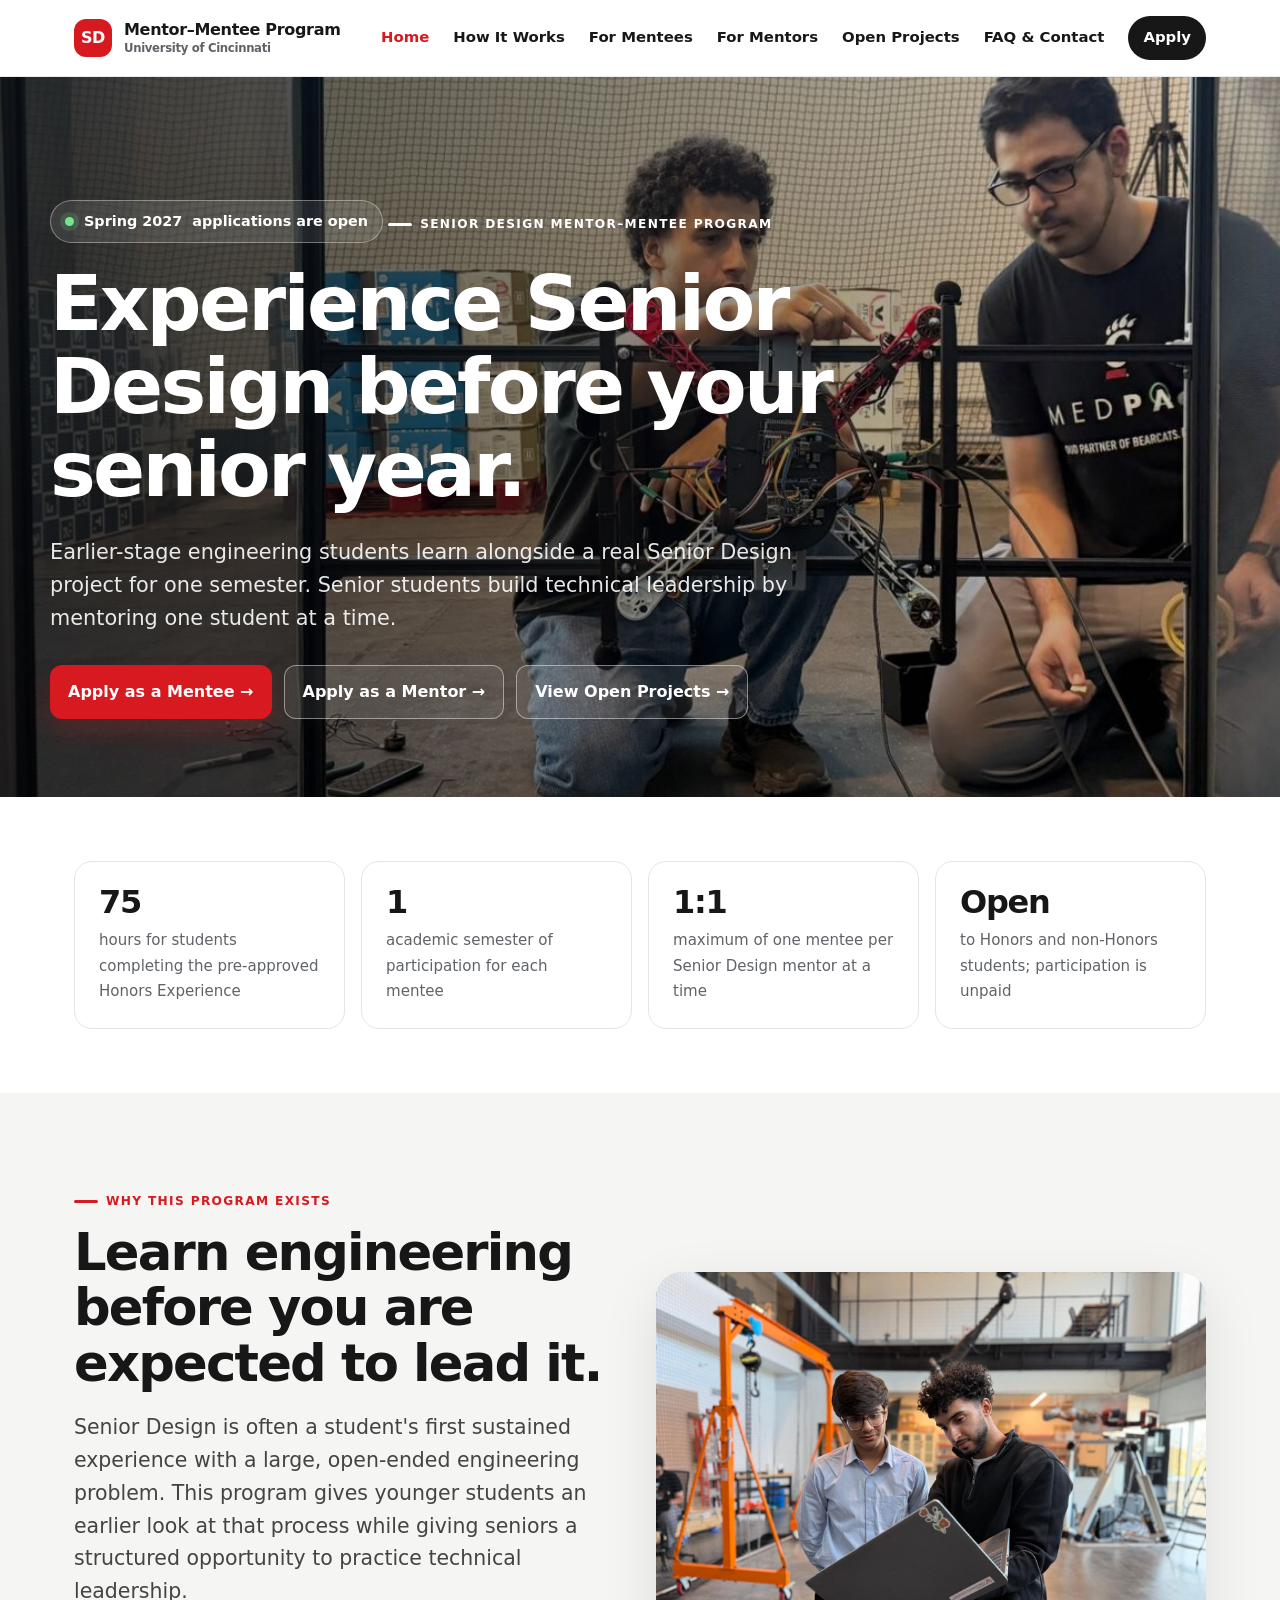
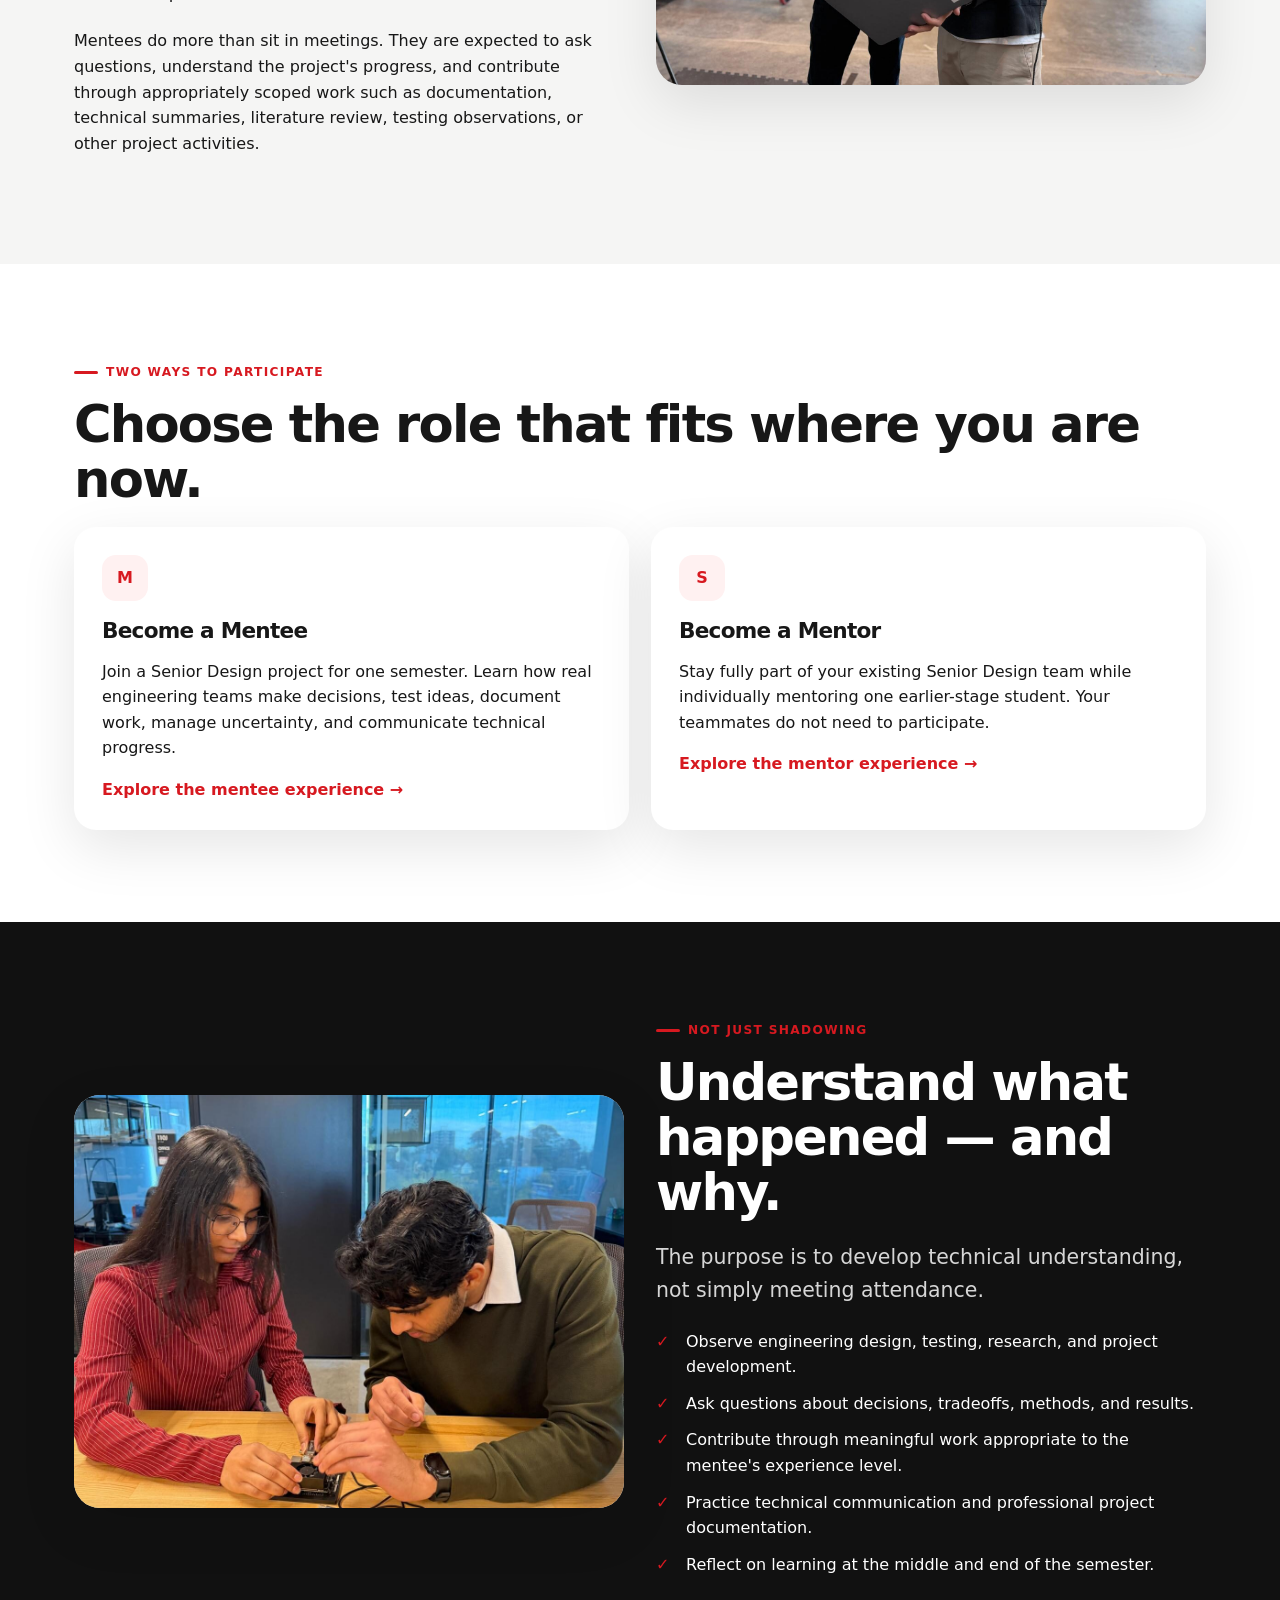
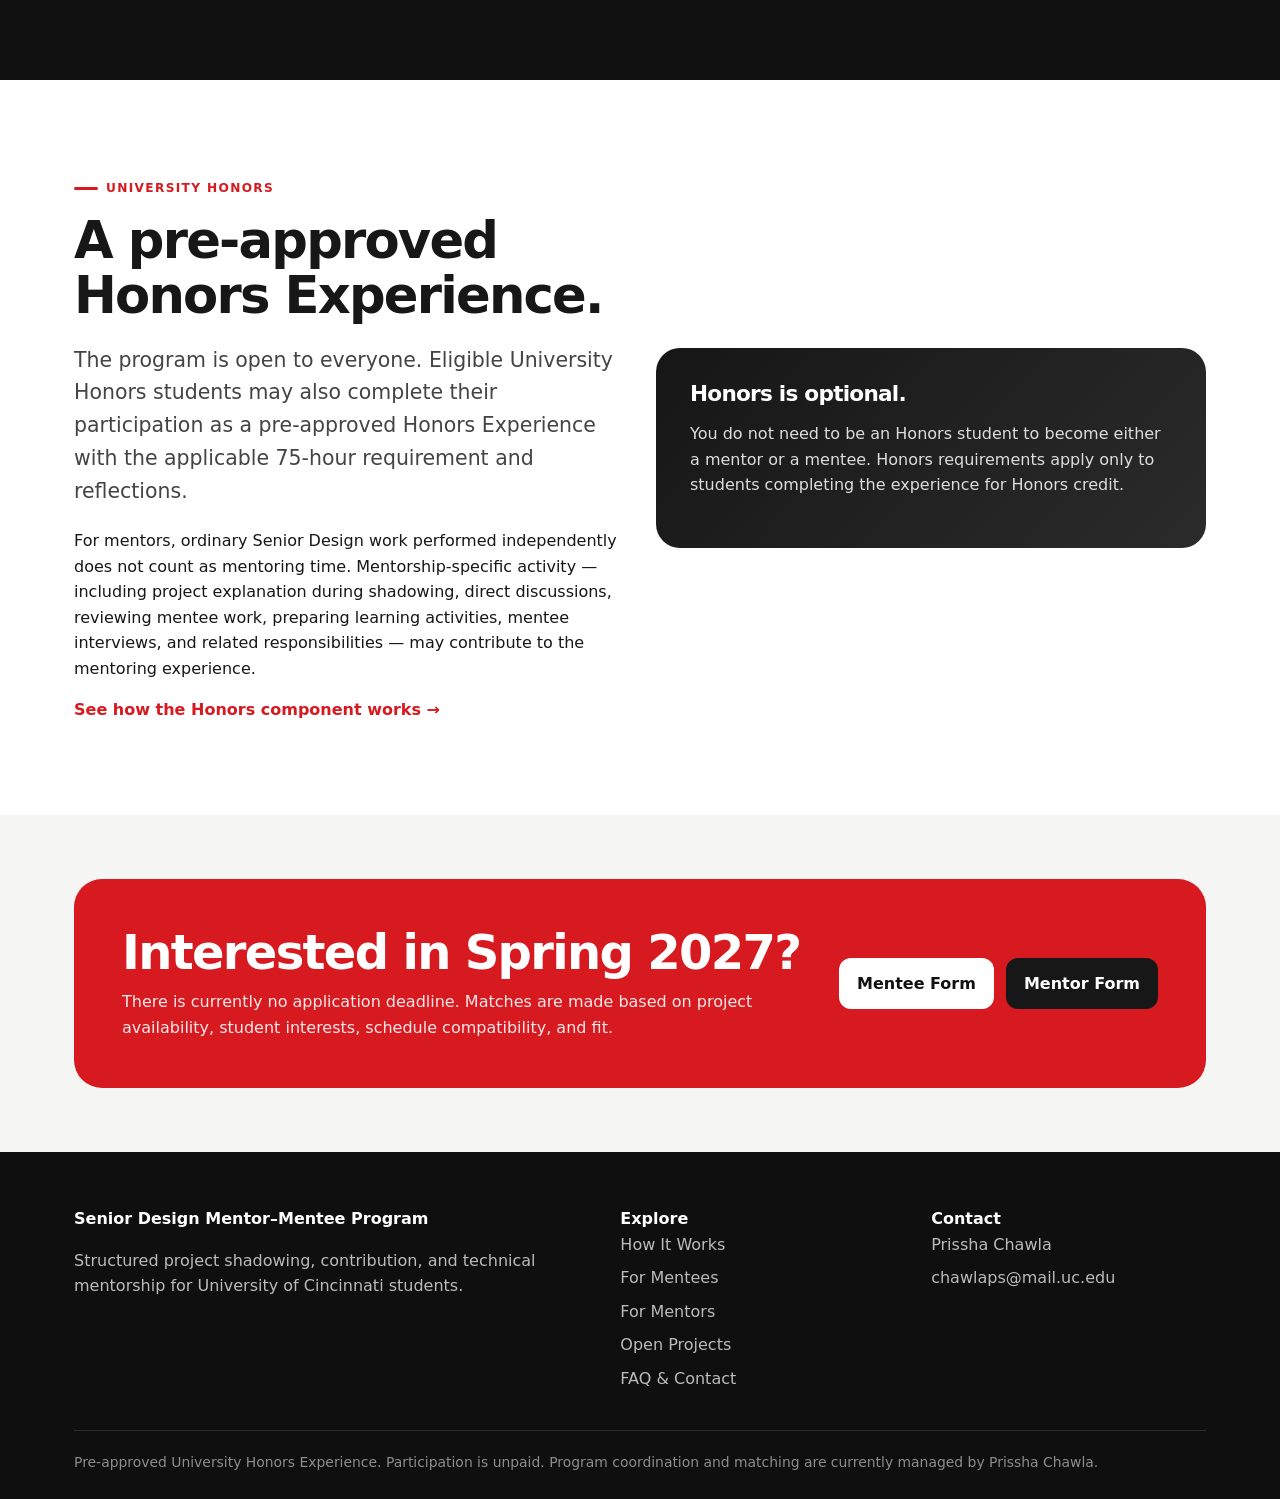
<file: index.html>
<!doctype html>
<html lang="en">
<head>
  <meta charset="utf-8">
  <meta name="viewport" content="width=device-width, initial-scale=1">
  <meta name="description" content="The Senior Design Mentor–Mentee Program connects UC Senior Design students with earlier-stage engineering students for structured project shadowing, technical learning, and mentorship.">
  <title>Senior Design Mentor–Mentee Program</title>
  <link rel="stylesheet" href="styles.css">
</head>
<body>
<a class="skip-link" href="#main">Skip to main content</a>
<header class="site-header">
  <nav class="nav" aria-label="Main navigation">
    <a class="brand" href="index.html"><span class="brand-mark">SD</span><span class="brand-text">Mentor–Mentee Program<small>University of Cincinnati</small></span></a>
    <button class="menu-toggle" aria-expanded="false" aria-label="Open navigation"><span></span><span></span><span></span></button>
    <div class="nav-links">
      <a href="index.html" aria-current="page">Home</a>
      <a href="how-it-works.html">How It Works</a>
      <a href="mentees.html">For Mentees</a>
      <a href="mentors.html">For Mentors</a>
      <a href="projects.html">Open Projects</a>
      <a href="faq.html">FAQ & Contact</a>
      <a class="nav-apply" href="#apply">Apply</a>
    </div>
  </nav>
</header>

<main id="main">
  <section class="hero">
    <div class="container hero-inner">
      <div class="hero-copy">
        <div class="hero-badge"><span class="dot"></span> <span data-current-term></span> applications are open</div>
        <div class="eyebrow">Senior Design Mentor–Mentee Program</div>
        <h1>Experience Senior Design before your senior year.</h1>
        <p>Earlier-stage engineering students learn alongside a real Senior Design project for one semester. Senior students build technical leadership by mentoring one student at a time.</p>
        <div class="actions">
          <a class="btn btn-red" href="https://docs.google.com/forms/d/e/1FAIpQLSeaDL1_m6nnUjzuZWZdE38dw7ysE2b__p_fqqSh8WmhNzjmwQ/viewform" target="_blank" rel="noopener">Apply as a Mentee →</a>
          <a class="btn btn-outline" href="https://docs.google.com/forms/d/e/1FAIpQLSeuy19LQfx4-hJ6bCBMN6NyptwGLtqVQPormRF3Ks0s4QULTA/viewform" target="_blank" rel="noopener">Apply as a Mentor →</a>
          <a class="btn btn-outline" href="projects.html">View Open Projects →</a>
        </div>
      </div>
    </div>
  </section>

  <section class="section-sm">
    <div class="container">
      <div class="stat-grid">
        <a class="stat stat-link" href="https://www.uc.edu/campus-life/honors/students/pre-approved/ceas.html" target="_blank" rel="noopener"><strong>75</strong><span>hours for students completing the pre-approved Honors Experience</span></a>
        <div class="stat"><strong>1</strong><span>academic semester of participation for each mentee</span></div>
        <div class="stat"><strong>1:1</strong><span>maximum of one mentee per Senior Design mentor at a time</span></div>
        <div class="stat"><strong>Open</strong><span>to Honors and non-Honors students; participation is unpaid</span></div>
      </div>
    </div>
  </section>

  <section class="section section-soft">
    <div class="container grid-2">
      <div>
        <div class="eyebrow">Why this program exists</div>
        <h2>Learn engineering before you are expected to lead it.</h2>
        <p class="lead">Senior Design is often a student's first sustained experience with a large, open-ended engineering problem. This program gives younger students an earlier look at that process while giving seniors a structured opportunity to practice technical leadership.</p>
        <p>Mentees do more than sit in meetings. They are expected to ask questions, understand the project's progress, and contribute through appropriately scoped work such as documentation, technical summaries, literature review, testing observations, or other project activities.</p>
      </div>
      <div class="photo-card photo-landscape"><img src="assets/mentor-mentee-laptop.jpg" alt="A mentor and mentee reviewing project work together on a laptop in the engineering lab"></div>
    </div>
  </section>

  <section class="section">
    <div class="container">
      <div class="eyebrow">Two ways to participate</div>
      <h2>Choose the role that fits where you are now.</h2>
      <div class="cards-2">
        <article class="card shadow">
          <div class="card-icon">M</div>
          <h3>Become a Mentee</h3>
          <p>Join a Senior Design project for one semester. Learn how real engineering teams make decisions, test ideas, document work, manage uncertainty, and communicate technical progress.</p>
          <a class="link-arrow" href="mentees.html">Explore the mentee experience →</a>
        </article>
        <article class="card shadow">
          <div class="card-icon">S</div>
          <h3>Become a Mentor</h3>
          <p>Stay fully part of your existing Senior Design team while individually mentoring one earlier-stage student. Your teammates do not need to participate.</p>
          <a class="link-arrow" href="mentors.html">Explore the mentor experience →</a>
        </article>
      </div>
    </div>
  </section>

  <section class="section section-dark">
    <div class="container grid-2">
      <div class="photo-card photo-landscape"><img src="assets/mentor-mentee-hardware.jpg" alt="A mentor and mentee working together to connect a cable to a circuit board"></div>
      <div>
        <div class="eyebrow">Not just shadowing</div>
        <h2>Understand what happened — and why.</h2>
        <p class="lead">The purpose is to develop technical understanding, not simply meeting attendance.</p>
        <ul class="check-list">
          <li>Observe engineering design, testing, research, and project development.</li>
          <li>Ask questions about decisions, tradeoffs, methods, and results.</li>
          <li>Contribute through meaningful work appropriate to the mentee's experience level.</li>
          <li>Practice technical communication and professional project documentation.</li>
          <li>Reflect on learning at the middle and end of the semester.</li>
        </ul>
      </div>
    </div>
  </section>

  <section class="section">
    <div class="container">
      <div class="grid-2">
        <div>
          <div class="eyebrow">University Honors</div>
          <h2>A pre-approved Honors Experience.</h2>
          <p class="lead">The program is open to everyone. Eligible University Honors students may also complete their participation as a pre-approved Honors Experience with the applicable 75-hour requirement and reflections.</p>
          <p>For mentors, ordinary Senior Design work performed independently does not count as mentoring time. Mentorship-specific activity — including project explanation during shadowing, direct discussions, reviewing mentee work, preparing learning activities, mentee interviews, and related responsibilities — may contribute to the mentoring experience.</p>
          <a class="link-arrow" href="https://www.uc.edu/campus-life/honors/students/pre-approved/ceas.html" target="_blank" rel="noopener">See how the Honors component works →</a>
        </div>
        <div class="band">
          <h3>Honors is optional.</h3>
          <p>You do not need to be an Honors student to become either a mentor or a mentee. Honors requirements apply only to students completing the experience for Honors credit.</p>
        </div>
      </div>
    </div>
  </section>

  <section id="apply" class="section-sm section-soft">
    <div class="container">
      <div class="cta">
        <div>
          <h2>Interested in <span data-current-term></span>?</h2>
          <p>There is currently no application deadline. Matches are made based on project availability, student interests, schedule compatibility, and fit.</p>
        </div>
        <div class="actions">
          <a class="btn btn-light" href="https://docs.google.com/forms/d/e/1FAIpQLSeaDL1_m6nnUjzuZWZdE38dw7ysE2b__p_fqqSh8WmhNzjmwQ/viewform" target="_blank" rel="noopener">Mentee Form</a>
          <a class="btn btn-dark" href="https://docs.google.com/forms/d/e/1FAIpQLSeuy19LQfx4-hJ6bCBMN6NyptwGLtqVQPormRF3Ks0s4QULTA/viewform" target="_blank" rel="noopener">Mentor Form</a>
        </div>
      </div>
    </div>
  </section>
</main>

<footer class="site-footer">
  <div class="container">
    <div class="footer-grid">
      <div><strong>Senior Design Mentor–Mentee Program</strong><p>Structured project shadowing, contribution, and technical mentorship for University of Cincinnati students.</p></div>
      <div><strong>Explore</strong><div class="footer-links"><a href="how-it-works.html">How It Works</a><a href="mentees.html">For Mentees</a><a href="mentors.html">For Mentors</a><a href="projects.html">Open Projects</a><a href="faq.html">FAQ & Contact</a></div></div>
      <div><strong>Contact</strong><div class="footer-links"><a href="mailto:chawlaps@mail.uc.edu">Prissha Chawla</a><a href="mailto:chawlaps@mail.uc.edu">chawlaps@mail.uc.edu</a></div></div>
    </div>
    <div class="footer-bottom">Pre-approved University Honors Experience. Participation is unpaid. Program coordination and matching are currently managed by Prissha Chawla.</div>
  </div>
</footer>
<script src="script.js"></script>
</body>
</html>
</file>
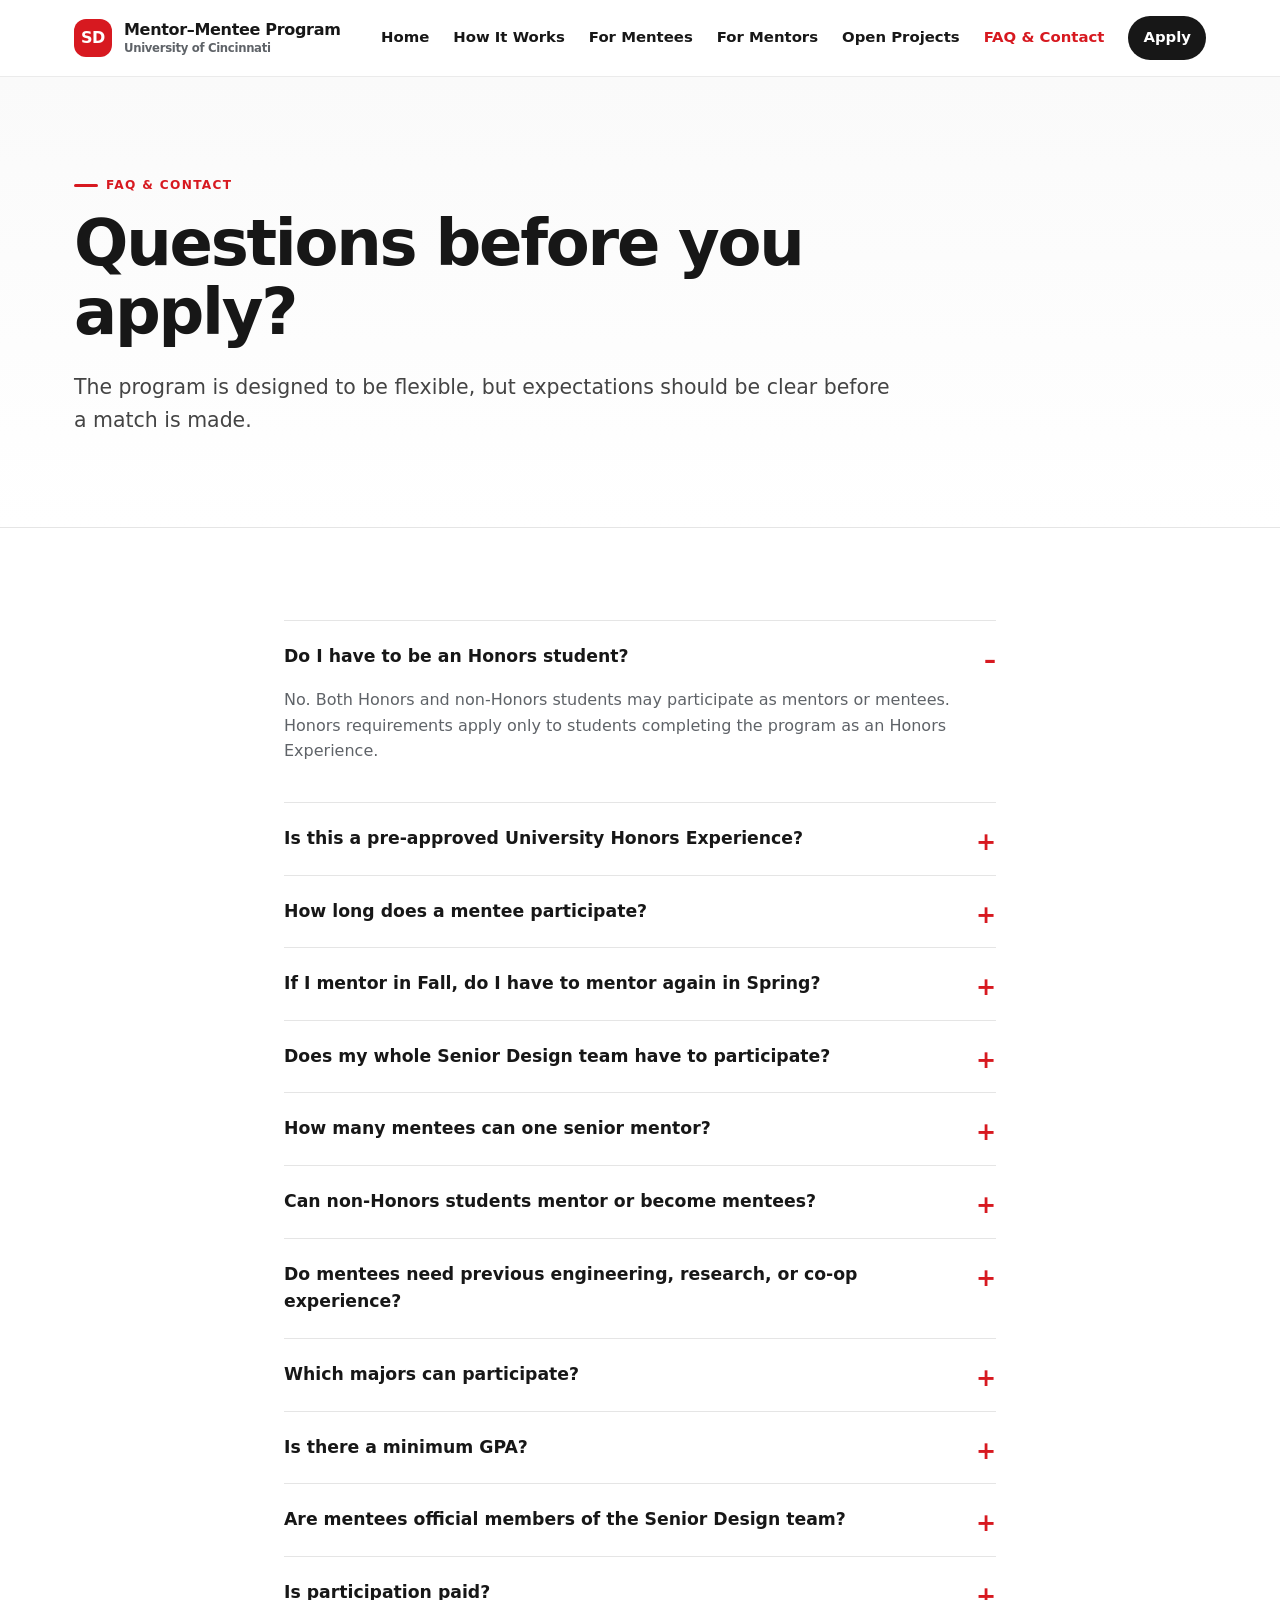
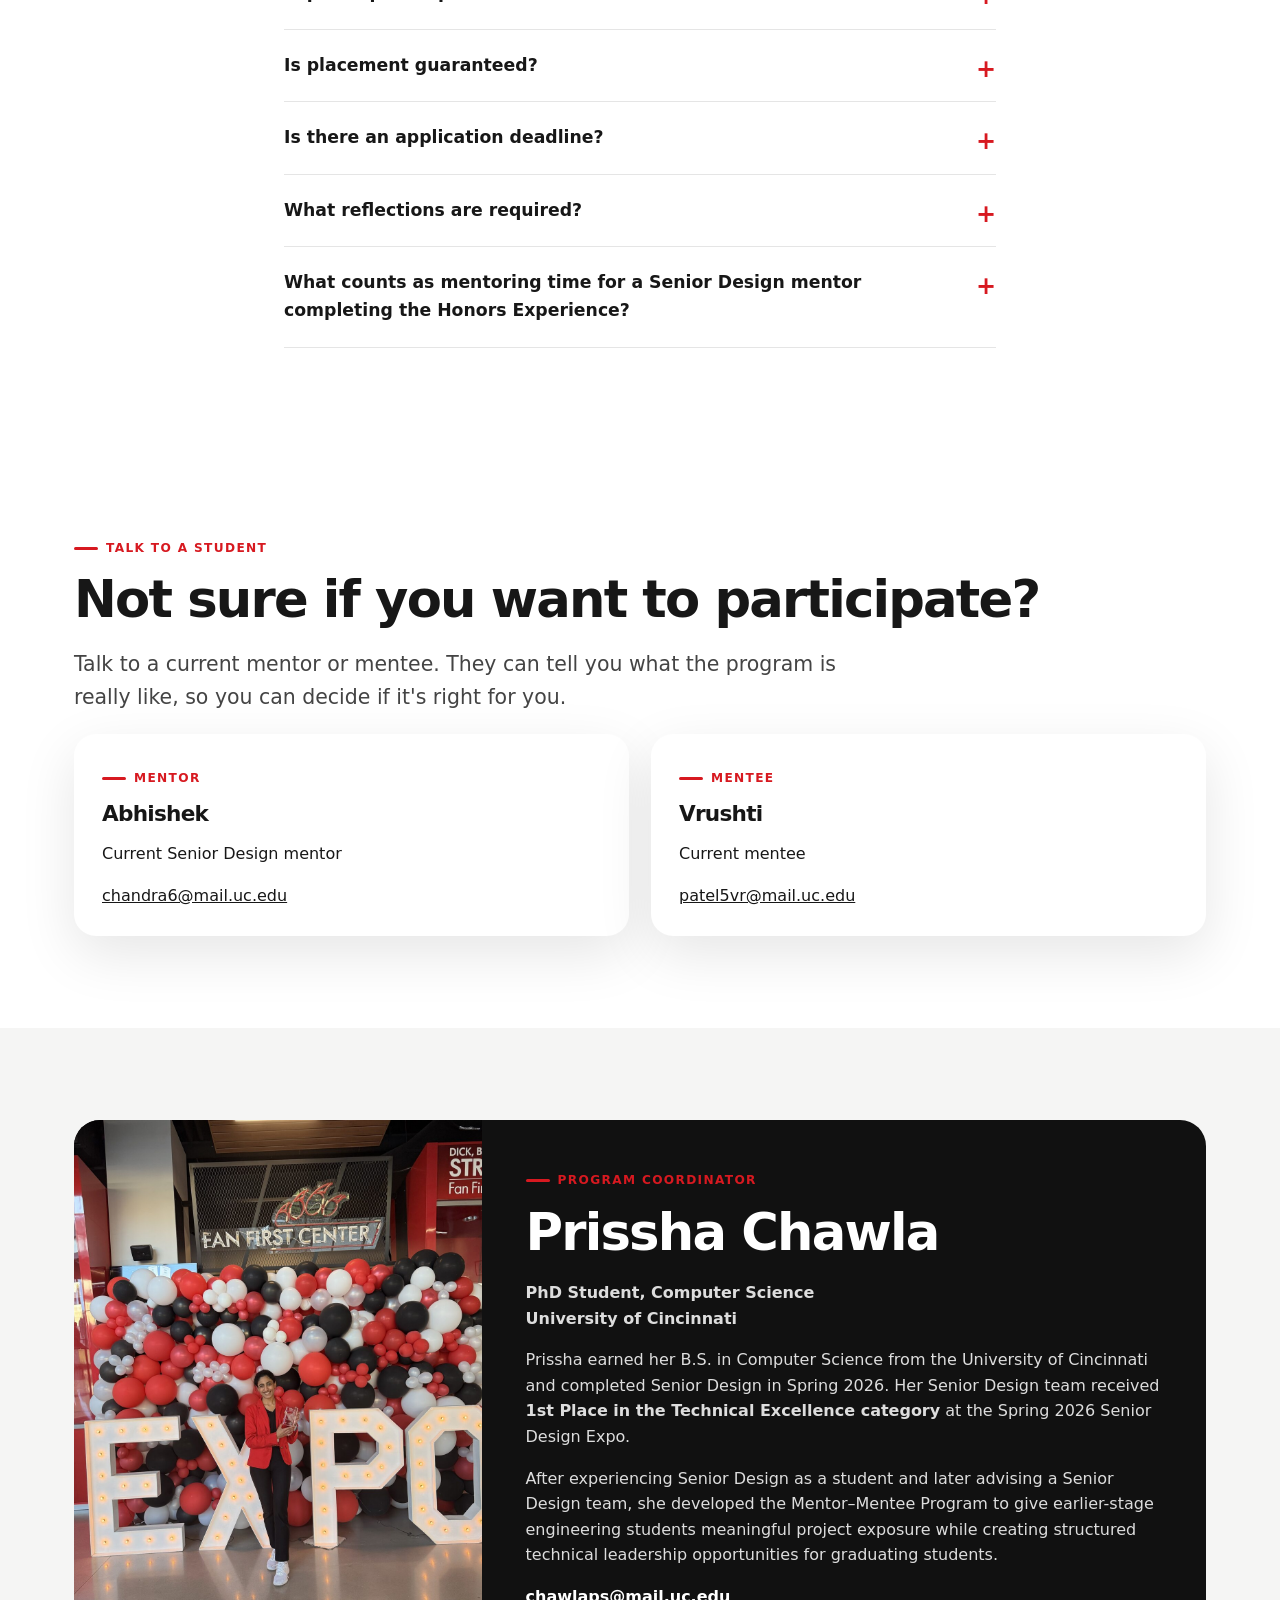
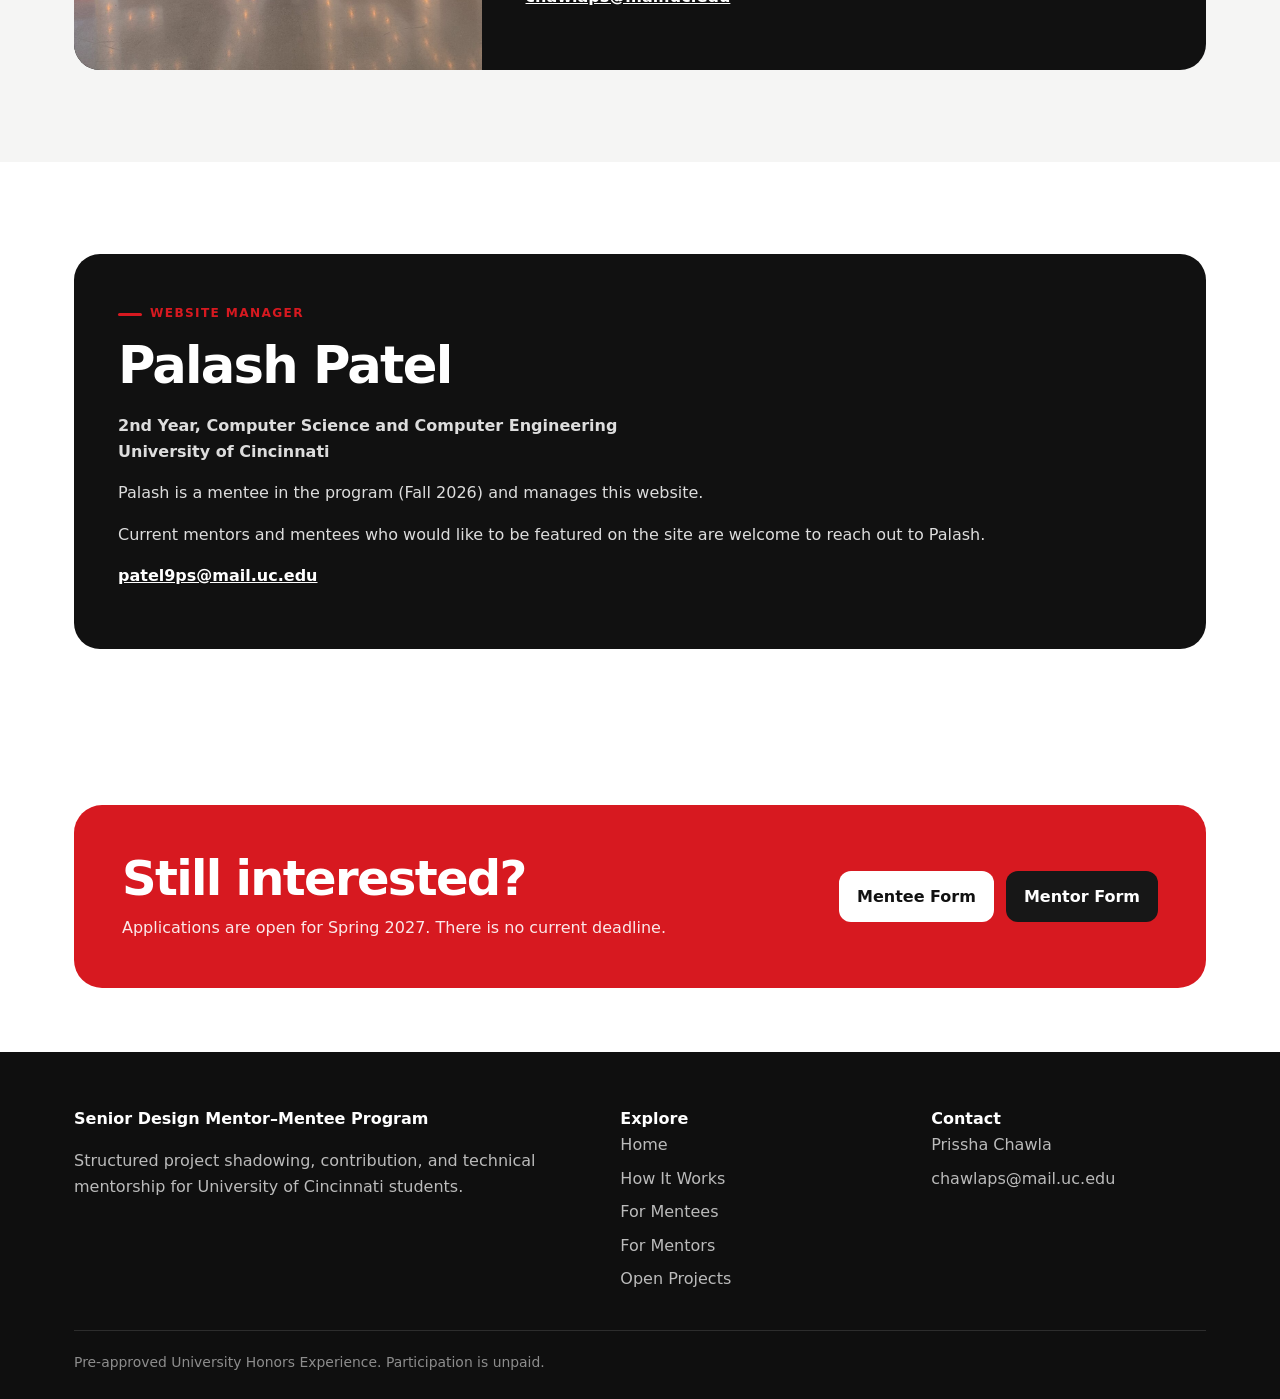
<file: faq.html>
<!doctype html>
<html lang="en">
<head><meta charset="utf-8"><meta name="viewport" content="width=device-width,initial-scale=1"><meta name="description" content="Frequently asked questions and contact information for the Senior Design Mentor–Mentee Program."><title>FAQ & Contact | Senior Design Mentor–Mentee Program</title><link rel="stylesheet" href="styles.css"></head>
<body>
<a class="skip-link" href="#main">Skip to main content</a>
<header class="site-header"><nav class="nav"><a class="brand" href="index.html"><span class="brand-mark">SD</span><span class="brand-text">Mentor–Mentee Program<small>University of Cincinnati</small></span></a><button class="menu-toggle" aria-expanded="false" aria-label="Open navigation"><span></span><span></span><span></span></button><div class="nav-links"><a href="index.html">Home</a><a href="how-it-works.html">How It Works</a><a href="mentees.html">For Mentees</a><a href="mentors.html">For Mentors</a><a href="projects.html">Open Projects</a><a href="faq.html" aria-current="page">FAQ & Contact</a><a class="nav-apply" href="index.html#apply">Apply</a></div></nav></header>
<main id="main">
<section class="page-hero"><div class="container"><div class="eyebrow">FAQ & Contact</div><h1>Questions before you apply?</h1><p class="lead">The program is designed to be flexible, but expectations should be clear before a match is made.</p></div></section>

<section class="section"><div class="container narrow"><div class="faq">
<details open><summary>Do I have to be an Honors student?</summary><p>No. Both Honors and non-Honors students may participate as mentors or mentees. Honors requirements apply only to students completing the program as an Honors Experience.</p></details>
<details><summary>Is this a pre-approved University Honors Experience?</summary><p>Yes. Eligible Honors students may complete the program as a pre-approved Honors Experience with the applicable 75-hour requirement and reflections.</p></details>
<details><summary>How long does a mentee participate?</summary><p>Normally one academic semester. This structure is designed around alternating academic and co-op rotations.</p></details>
<details><summary>If I mentor in Fall, do I have to mentor again in Spring?</summary><p>No. You may choose whether you are willing to take a new mentee in the second semester.</p></details>
<details><summary>Does my whole Senior Design team have to participate?</summary><p>No. Mentorship is individual. If only one member of a multi-student Senior Design team wants to mentor, that is acceptable.</p></details>
<details><summary>How many mentees can one senior mentor?</summary><p>One mentee at a time.</p></details>
<details><summary>Can non-Honors students mentor or become mentees?</summary><p>Yes. Honors status is not required for program participation.</p></details>
<details><summary>Do mentees need previous engineering, research, or co-op experience?</summary><p>No. The program is specifically intended to give earlier-stage students meaningful exposure. Curiosity, reliability, and willingness to learn matter more than having an advanced résumé.</p></details>
<details><summary>Which majors can participate?</summary><p>Current matching is focused on Computer Science and Mechanical Engineering. Students from other engineering disciplines may email Prissha Chawla to ask whether an appropriate project match can be arranged.</p></details>
<details><summary>Is there a minimum GPA?</summary><p>No. GPA is collected as one piece of application information, but there is no minimum GPA requirement.</p></details>
<details><summary>Are mentees official members of the Senior Design team?</summary><p>No. Mentees do not register for the senior design course, they participate in the broader project environment for learning and appropriately scoped contribution, but they are not members of the official Senior Design course team.</p></details>
<details><summary>Is participation paid?</summary><p>No. Mentor and mentee participation in the program is unpaid.</p></details>
<details><summary>Is placement guaranteed?</summary><p>No. Matches depend on available Senior Design projects, available mentees, technical fit, student interests, and schedule compatibility.</p></details>
<details><summary>Is there an application deadline?</summary><p>There is currently no set deadline for <span data-current-term></span>. Applications remain open while appropriate matches are available.</p></details>
<details><summary>What reflections are required?</summary><p>Participants will complete a mid-semester reflection and an end-of-semester reflection. The forms will be provided directly to active participants later.</p></details>
<details><summary>What counts as mentoring time for a Senior Design mentor completing the Honors Experience?</summary><p>Ordinary Senior Design work completed independently does not count simply because you are a mentor. Mentorship-related activity can include direct work with the mentee, explaining project activity during shadowing, reviewing mentee work, discussing technical decisions, preparing learning activities, interviewing potential mentees, and mentorship-related reflection.</p></details>
</div></div></section>

<section class="section"><div class="container"><div class="eyebrow">Talk to a student</div><h2>Not sure if you want to participate?</h2><p class="lead">Talk to a current mentor or mentee. They can tell you what the program is really like, so you can decide if it's right for you.</p><div class="cards-2"><div class="card shadow"><div class="eyebrow">Mentor</div><h3>Abhishek</h3><p>Current Senior Design mentor</p><p><a href="mailto:chandra6@mail.uc.edu">chandra6@mail.uc.edu</a></p></div><div class="card shadow"><div class="eyebrow">Mentee</div><h3>Vrushti</h3><p>Current mentee</p><p><a href="mailto:patel5vr@mail.uc.edu">patel5vr@mail.uc.edu</a></p></div></div></div></section>

<section class="section section-soft"><div class="container"><div class="contact-card"><img src="assets/prissha-award-team.jpg" alt="Prissha Chawla holding her Technical Excellence award at the Spring 2026 Senior Design Expo"><div class="contact-copy"><div class="eyebrow">Program Coordinator</div><h2>Prissha Chawla</h2><p><strong>PhD Student, Computer Science<br>University of Cincinnati</strong></p><p>Prissha earned her B.S. in Computer Science from the University of Cincinnati and completed Senior Design in Spring 2026. Her Senior Design team received <strong>1st Place in the Technical Excellence category</strong> at the Spring 2026 Senior Design Expo.</p><p>After experiencing Senior Design as a student and later advising a Senior Design team, she developed the Mentor–Mentee Program to give earlier-stage engineering students meaningful project exposure while creating structured technical leadership opportunities for graduating students.</p><p><a href="mailto:chawlaps@mail.uc.edu">chawlaps@mail.uc.edu</a></p></div></div></div></section>

<section class="section"><div class="container"><div class="contact-card profile-card"><div class="contact-copy"><div class="eyebrow">Website Manager</div><h2>Palash Patel</h2><p><strong>2nd Year, Computer Science and Computer Engineering<br>University of Cincinnati</strong></p><p>Palash is a mentee in the program (Fall 2026) and manages this website.</p><p>Current mentors and mentees who would like to be featured on the site are welcome to reach out to Palash.</p><p><a href="mailto:patel9ps@mail.uc.edu">patel9ps@mail.uc.edu</a></p></div></div></div></section>

<section class="section-sm"><div class="container"><div class="cta"><div><h2>Still interested?</h2><p>Applications are open for <span data-current-term></span>. There is no current deadline.</p></div><div class="actions"><a class="btn btn-light" href="https://docs.google.com/forms/d/e/1FAIpQLSeaDL1_m6nnUjzuZWZdE38dw7ysE2b__p_fqqSh8WmhNzjmwQ/viewform" target="_blank" rel="noopener">Mentee Form</a><a class="btn btn-dark" href="https://docs.google.com/forms/d/e/1FAIpQLSeuy19LQfx4-hJ6bCBMN6NyptwGLtqVQPormRF3Ks0s4QULTA/viewform" target="_blank" rel="noopener">Mentor Form</a></div></div></div></section>
</main>
<footer class="site-footer"><div class="container"><div class="footer-grid"><div><strong>Senior Design Mentor–Mentee Program</strong><p>Structured project shadowing, contribution, and technical mentorship for University of Cincinnati students.</p></div><div><strong>Explore</strong><div class="footer-links"><a href="index.html">Home</a><a href="how-it-works.html">How It Works</a><a href="mentees.html">For Mentees</a><a href="mentors.html">For Mentors</a><a href="projects.html">Open Projects</a></div></div><div><strong>Contact</strong><div class="footer-links"><a href="mailto:chawlaps@mail.uc.edu">Prissha Chawla</a><a href="mailto:chawlaps@mail.uc.edu">chawlaps@mail.uc.edu</a></div></div></div><div class="footer-bottom">Pre-approved University Honors Experience. Participation is unpaid.</div></div></footer><script src="script.js"></script>
</body></html>
</file>
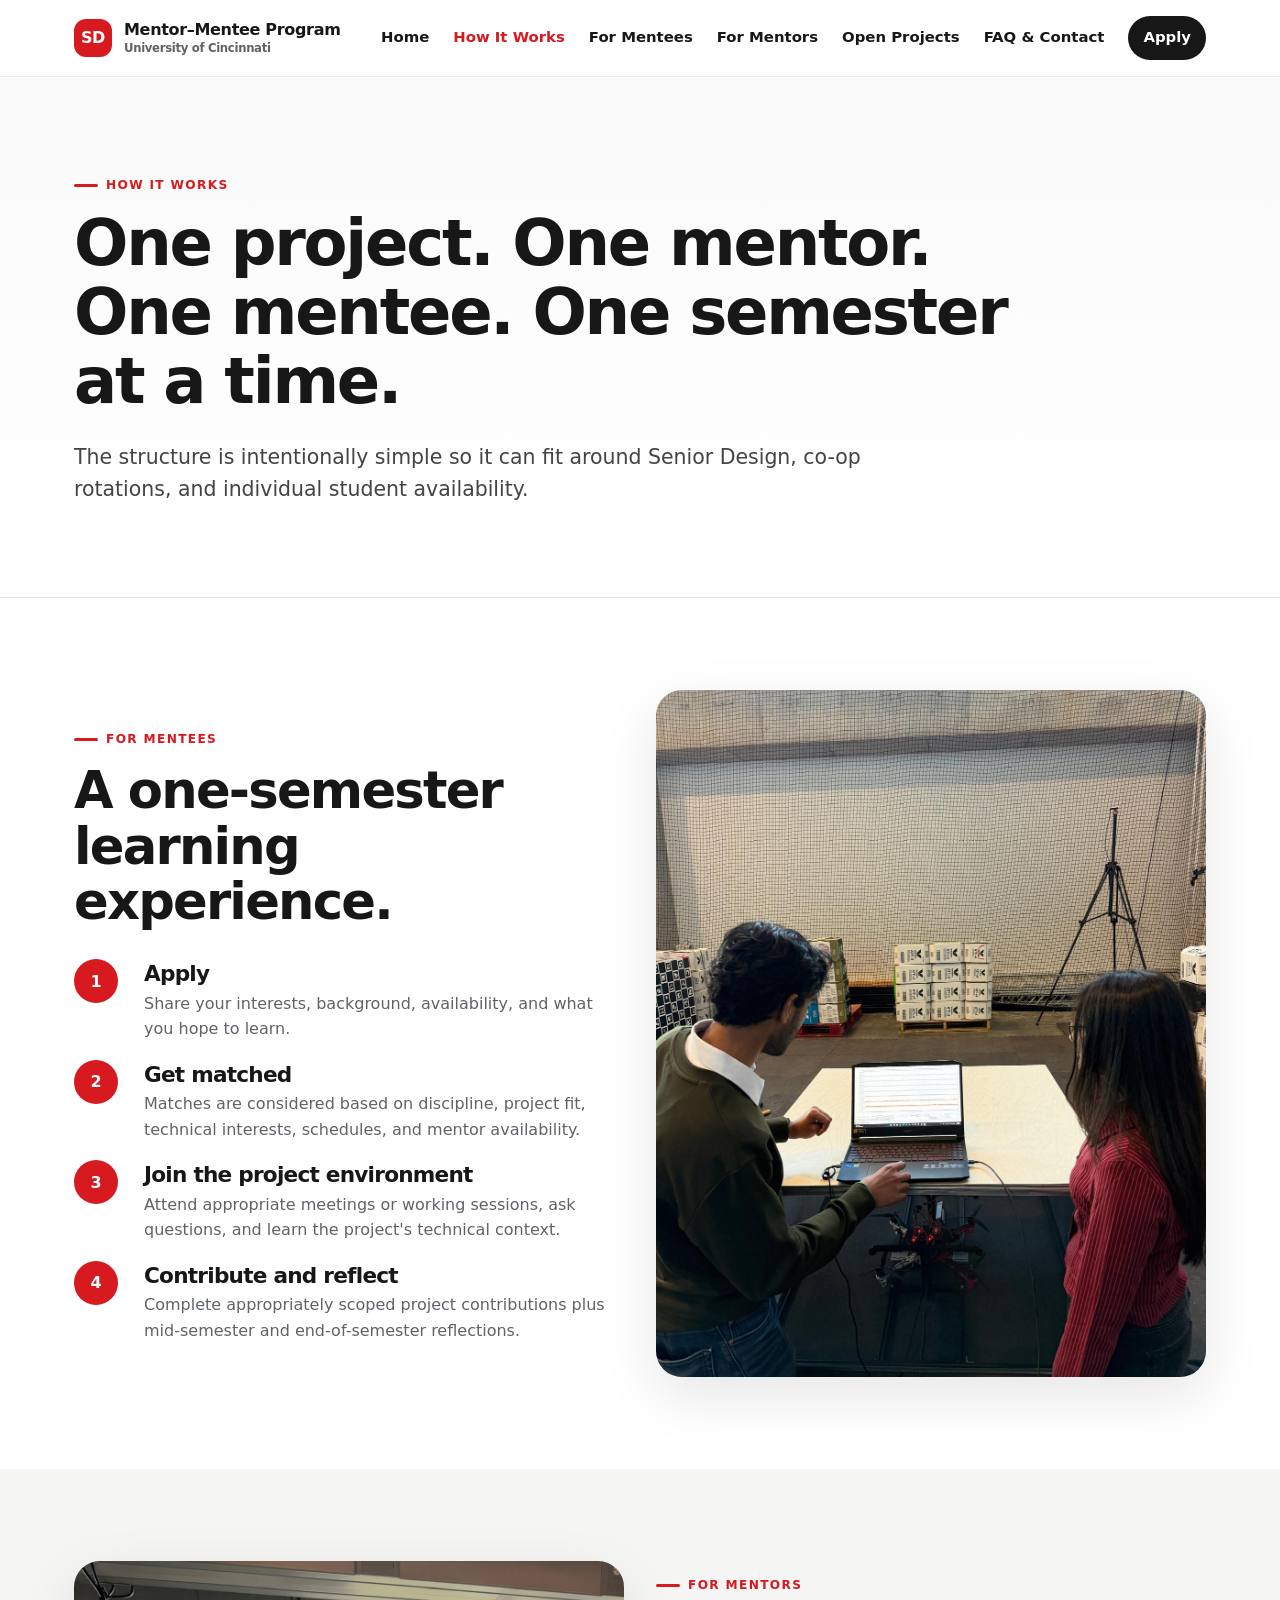
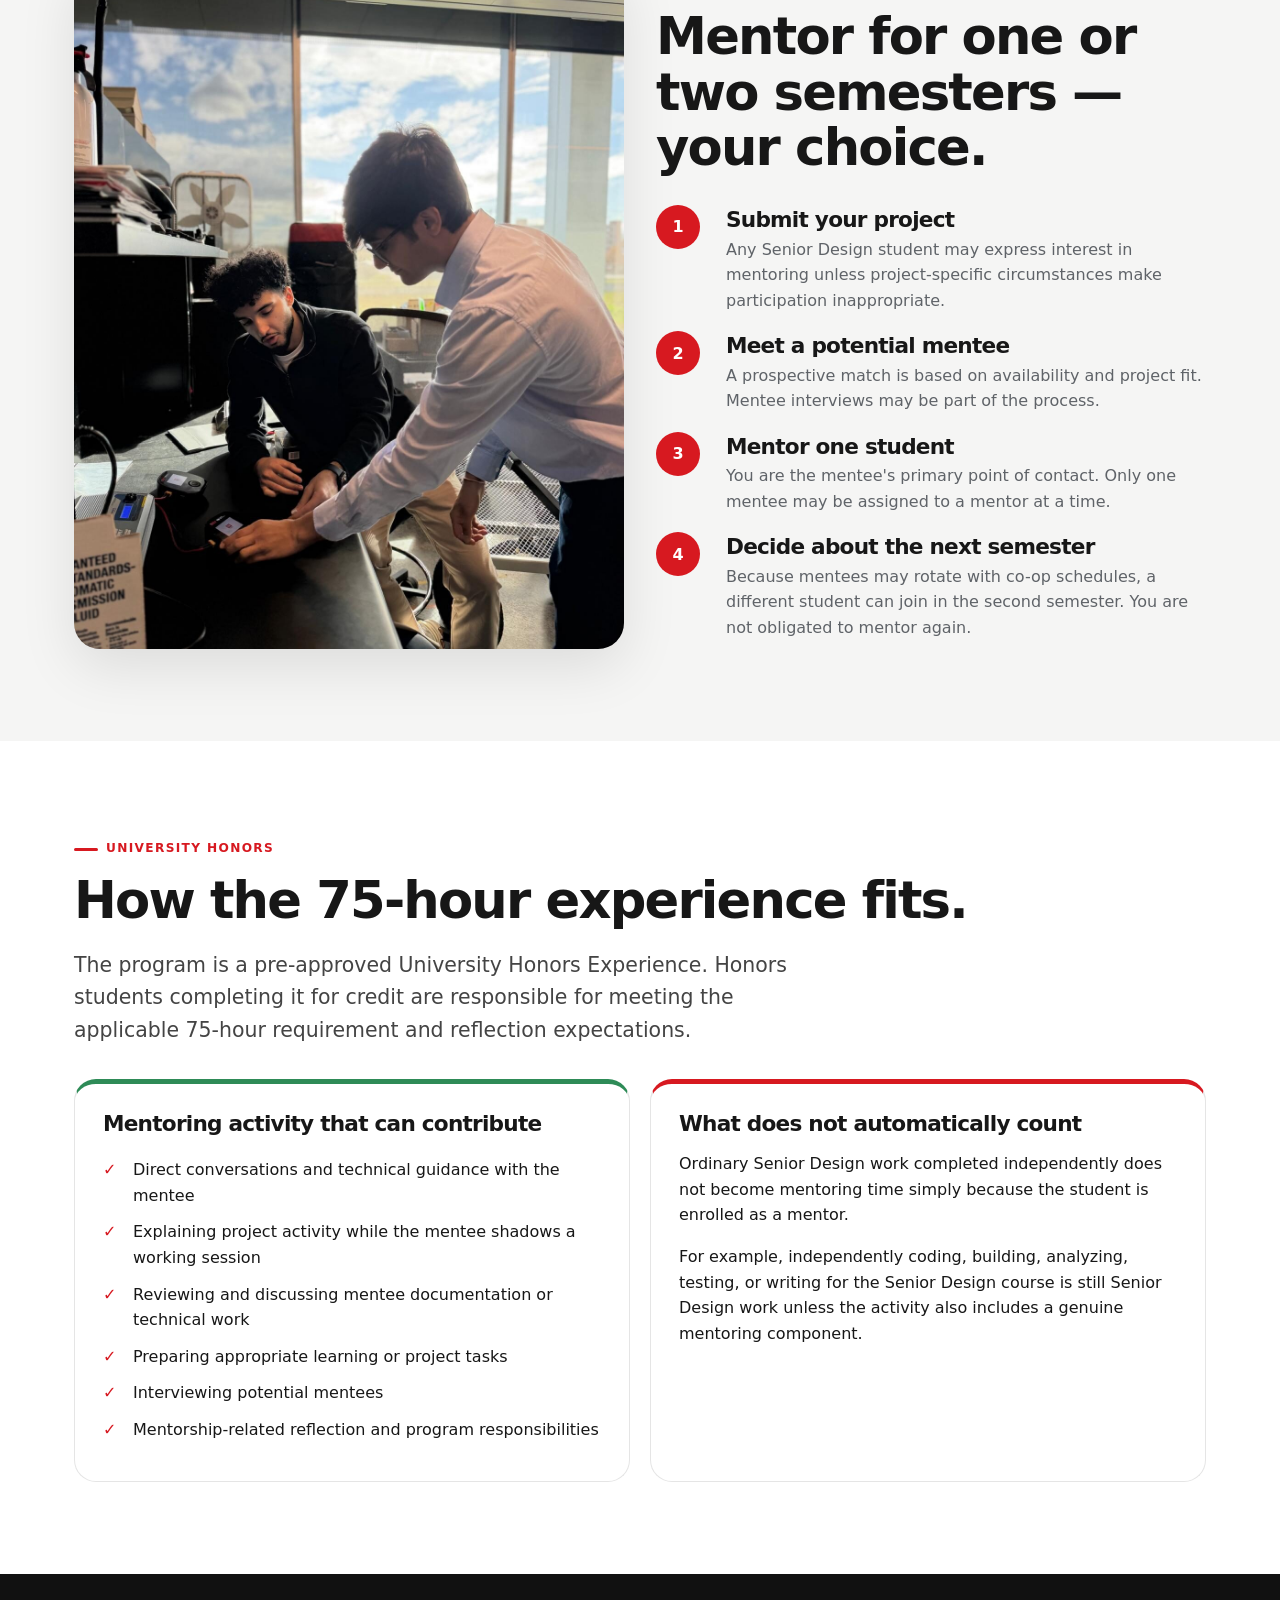
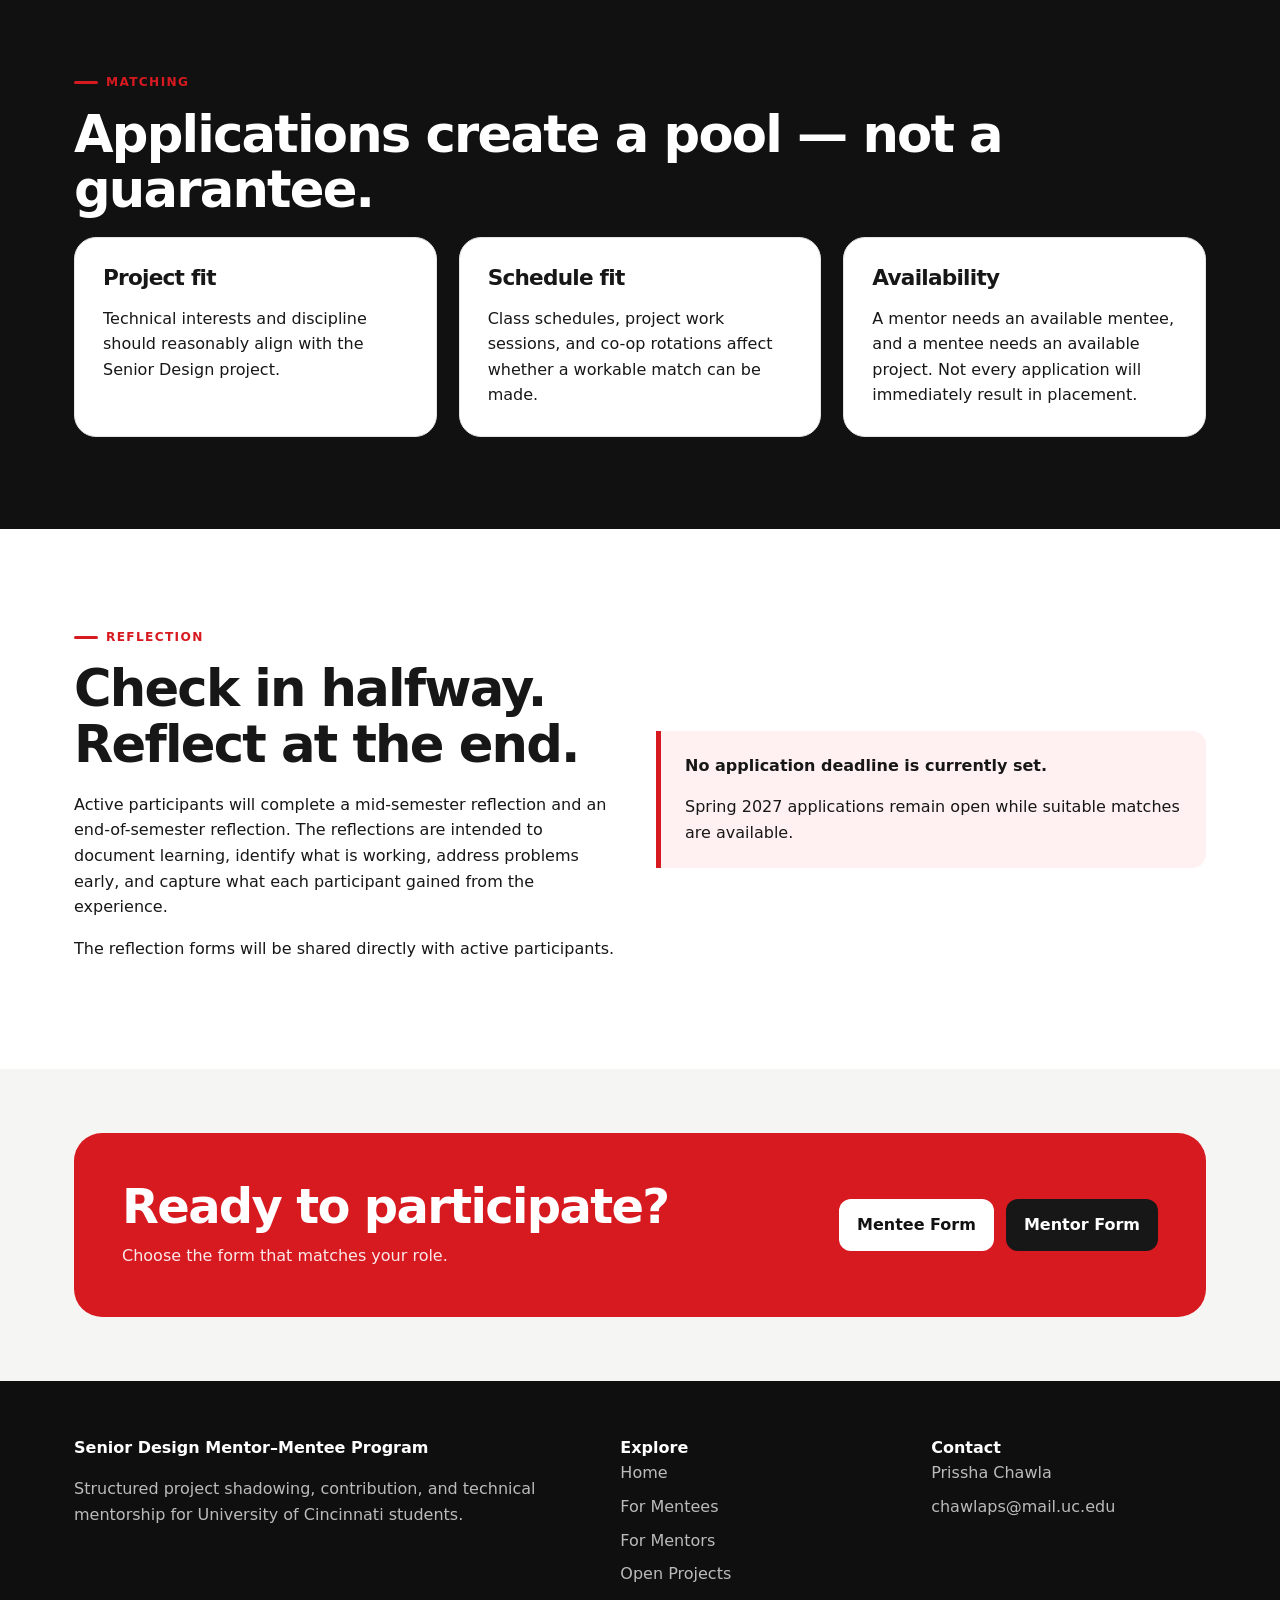
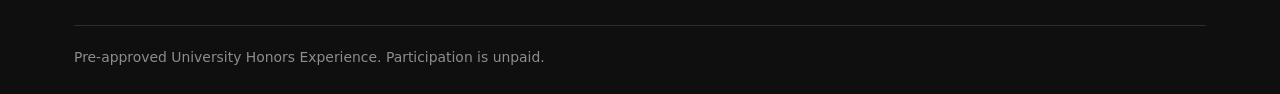
<file: how-it-works.html>
<!doctype html>
<html lang="en">
<head><meta charset="utf-8"><meta name="viewport" content="width=device-width,initial-scale=1"><meta name="description" content="How the Senior Design Mentor–Mentee Program works for mentors, mentees, matching, and Honors participation."><title>How It Works | Senior Design Mentor–Mentee Program</title><link rel="stylesheet" href="styles.css"></head>
<body>
<a class="skip-link" href="#main">Skip to main content</a>
<header class="site-header"><nav class="nav"><a class="brand" href="index.html"><span class="brand-mark">SD</span><span class="brand-text">Mentor–Mentee Program<small>University of Cincinnati</small></span></a><button class="menu-toggle" aria-expanded="false" aria-label="Open navigation"><span></span><span></span><span></span></button><div class="nav-links"><a href="index.html">Home</a><a href="how-it-works.html" aria-current="page">How It Works</a><a href="mentees.html">For Mentees</a><a href="mentors.html">For Mentors</a><a href="projects.html">Open Projects</a><a href="faq.html">FAQ & Contact</a><a class="nav-apply" href="index.html#apply">Apply</a></div></nav></header>
<main id="main">
<section class="page-hero"><div class="container"><div class="eyebrow">How It Works</div><h1>One project. One mentor. One mentee. One semester at a time.</h1><p class="lead">The structure is intentionally simple so it can fit around Senior Design, co-op rotations, and individual student availability.</p></div></section>

<section class="section"><div class="container grid-2"><div><div class="eyebrow">For mentees</div><h2>A one-semester learning experience.</h2><div class="timeline"><div class="step"><div class="step-num">1</div><div><h3>Apply</h3><p>Share your interests, background, availability, and what you hope to learn.</p></div></div><div class="step"><div class="step-num">2</div><div><h3>Get matched</h3><p>Matches are considered based on discipline, project fit, technical interests, schedules, and mentor availability.</p></div></div><div class="step"><div class="step-num">3</div><div><h3>Join the project environment</h3><p>Attend appropriate meetings or working sessions, ask questions, and learn the project's technical context.</p></div></div><div class="step"><div class="step-num">4</div><div><h3>Contribute and reflect</h3><p>Complete appropriately scoped project contributions plus mid-semester and end-of-semester reflections.</p></div></div></div></div><div class="photo-card photo-portrait"><img src="assets/mentor-mentee-drone-data.jpg" alt="A mentor and mentee reviewing drone test data on a laptop" style="object-position:center 70%"></div></div></section>

<section class="section section-soft"><div class="container grid-2"><div class="photo-card photo-portrait"><img src="assets/mentor-mentee-charging.jpg" alt="A mentor and mentee working together on drone battery charging equipment in the lab"></div><div><div class="eyebrow">For mentors</div><h2>Mentor for one or two semesters — your choice.</h2><div class="timeline"><div class="step"><div class="step-num">1</div><div><h3>Submit your project</h3><p>Any Senior Design student may express interest in mentoring unless project-specific circumstances make participation inappropriate.</p></div></div><div class="step"><div class="step-num">2</div><div><h3>Meet a potential mentee</h3><p>A prospective match is based on availability and project fit. Mentee interviews may be part of the process.</p></div></div><div class="step"><div class="step-num">3</div><div><h3>Mentor one student</h3><p>You are the mentee's primary point of contact. Only one mentee may be assigned to a mentor at a time.</p></div></div><div class="step"><div class="step-num">4</div><div><h3>Decide about the next semester</h3><p>Because mentees may rotate with co-op schedules, a different student can join in the second semester. You are not obligated to mentor again.</p></div></div></div></div></div></section>

<section id="honors" class="section"><div class="container"><div class="eyebrow">University Honors</div><h2>How the 75-hour experience fits.</h2><p class="lead narrow">The program is a pre-approved University Honors Experience. Honors students completing it for credit are responsible for meeting the applicable 75-hour requirement and reflection expectations.</p><div class="do-dont" style="margin-top:32px"><div class="card"><h3>Mentoring activity that can contribute</h3><ul class="check-list"><li>Direct conversations and technical guidance with the mentee</li><li>Explaining project activity while the mentee shadows a working session</li><li>Reviewing and discussing mentee documentation or technical work</li><li>Preparing appropriate learning or project tasks</li><li>Interviewing potential mentees</li><li>Mentorship-related reflection and program responsibilities</li></ul></div><div class="card"><h3>What does not automatically count</h3><p>Ordinary Senior Design work completed independently does not become mentoring time simply because the student is enrolled as a mentor.</p><p>For example, independently coding, building, analyzing, testing, or writing for the Senior Design course is still Senior Design work unless the activity also includes a genuine mentoring component.</p></div></div></div></section>

<section class="section section-dark"><div class="container"><div class="eyebrow">Matching</div><h2>Applications create a pool — not a guarantee.</h2><div class="grid-3"><div class="card"><h3>Project fit</h3><p>Technical interests and discipline should reasonably align with the Senior Design project.</p></div><div class="card"><h3>Schedule fit</h3><p>Class schedules, project work sessions, and co-op rotations affect whether a workable match can be made.</p></div><div class="card"><h3>Availability</h3><p>A mentor needs an available mentee, and a mentee needs an available project. Not every application will immediately result in placement.</p></div></div></div></section>

<section class="section"><div class="container"><div class="grid-2"><div><div class="eyebrow">Reflection</div><h2>Check in halfway. Reflect at the end.</h2><p>Active participants will complete a mid-semester reflection and an end-of-semester reflection. The reflections are intended to document learning, identify what is working, address problems early, and capture what each participant gained from the experience.</p><p>The reflection forms will be shared directly with active participants.</p></div><div class="callout"><strong>No application deadline is currently set.</strong><p><span data-current-term></span> applications remain open while suitable matches are available.</p></div></div></div></section>

<section class="section-sm section-soft"><div class="container"><div class="cta"><div><h2>Ready to participate?</h2><p>Choose the form that matches your role.</p></div><div class="actions"><a class="btn btn-light" href="https://docs.google.com/forms/d/e/1FAIpQLSeaDL1_m6nnUjzuZWZdE38dw7ysE2b__p_fqqSh8WmhNzjmwQ/viewform" target="_blank" rel="noopener">Mentee Form</a><a class="btn btn-dark" href="https://docs.google.com/forms/d/e/1FAIpQLSeuy19LQfx4-hJ6bCBMN6NyptwGLtqVQPormRF3Ks0s4QULTA/viewform" target="_blank" rel="noopener">Mentor Form</a></div></div></div></section>
</main>
<footer class="site-footer"><div class="container"><div class="footer-grid"><div><strong>Senior Design Mentor–Mentee Program</strong><p>Structured project shadowing, contribution, and technical mentorship for University of Cincinnati students.</p></div><div><strong>Explore</strong><div class="footer-links"><a href="index.html">Home</a><a href="mentees.html">For Mentees</a><a href="mentors.html">For Mentors</a><a href="projects.html">Open Projects</a></div></div><div><strong>Contact</strong><div class="footer-links"><a href="mailto:chawlaps@mail.uc.edu">Prissha Chawla</a><a href="mailto:chawlaps@mail.uc.edu">chawlaps@mail.uc.edu</a></div></div></div><div class="footer-bottom">Pre-approved University Honors Experience. Participation is unpaid.</div></div></footer><script src="script.js"></script>
</body></html>
</file>
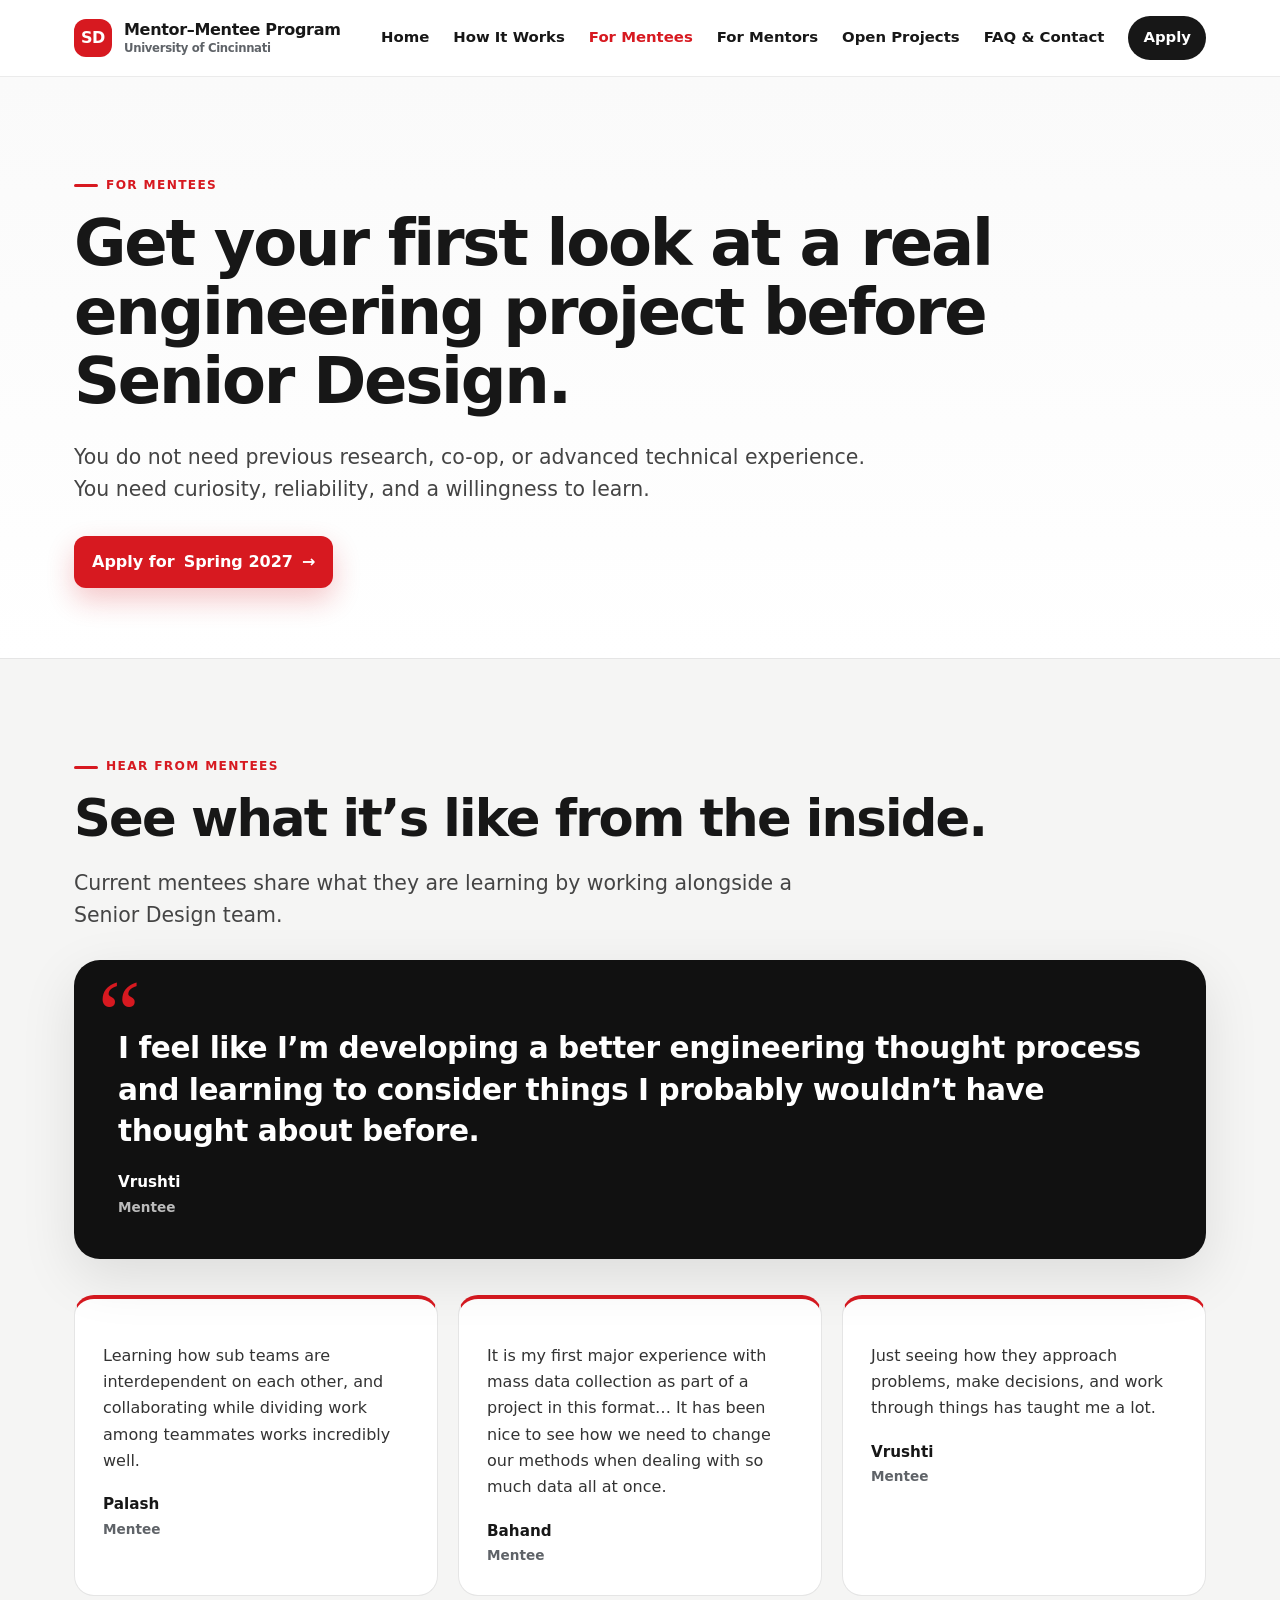
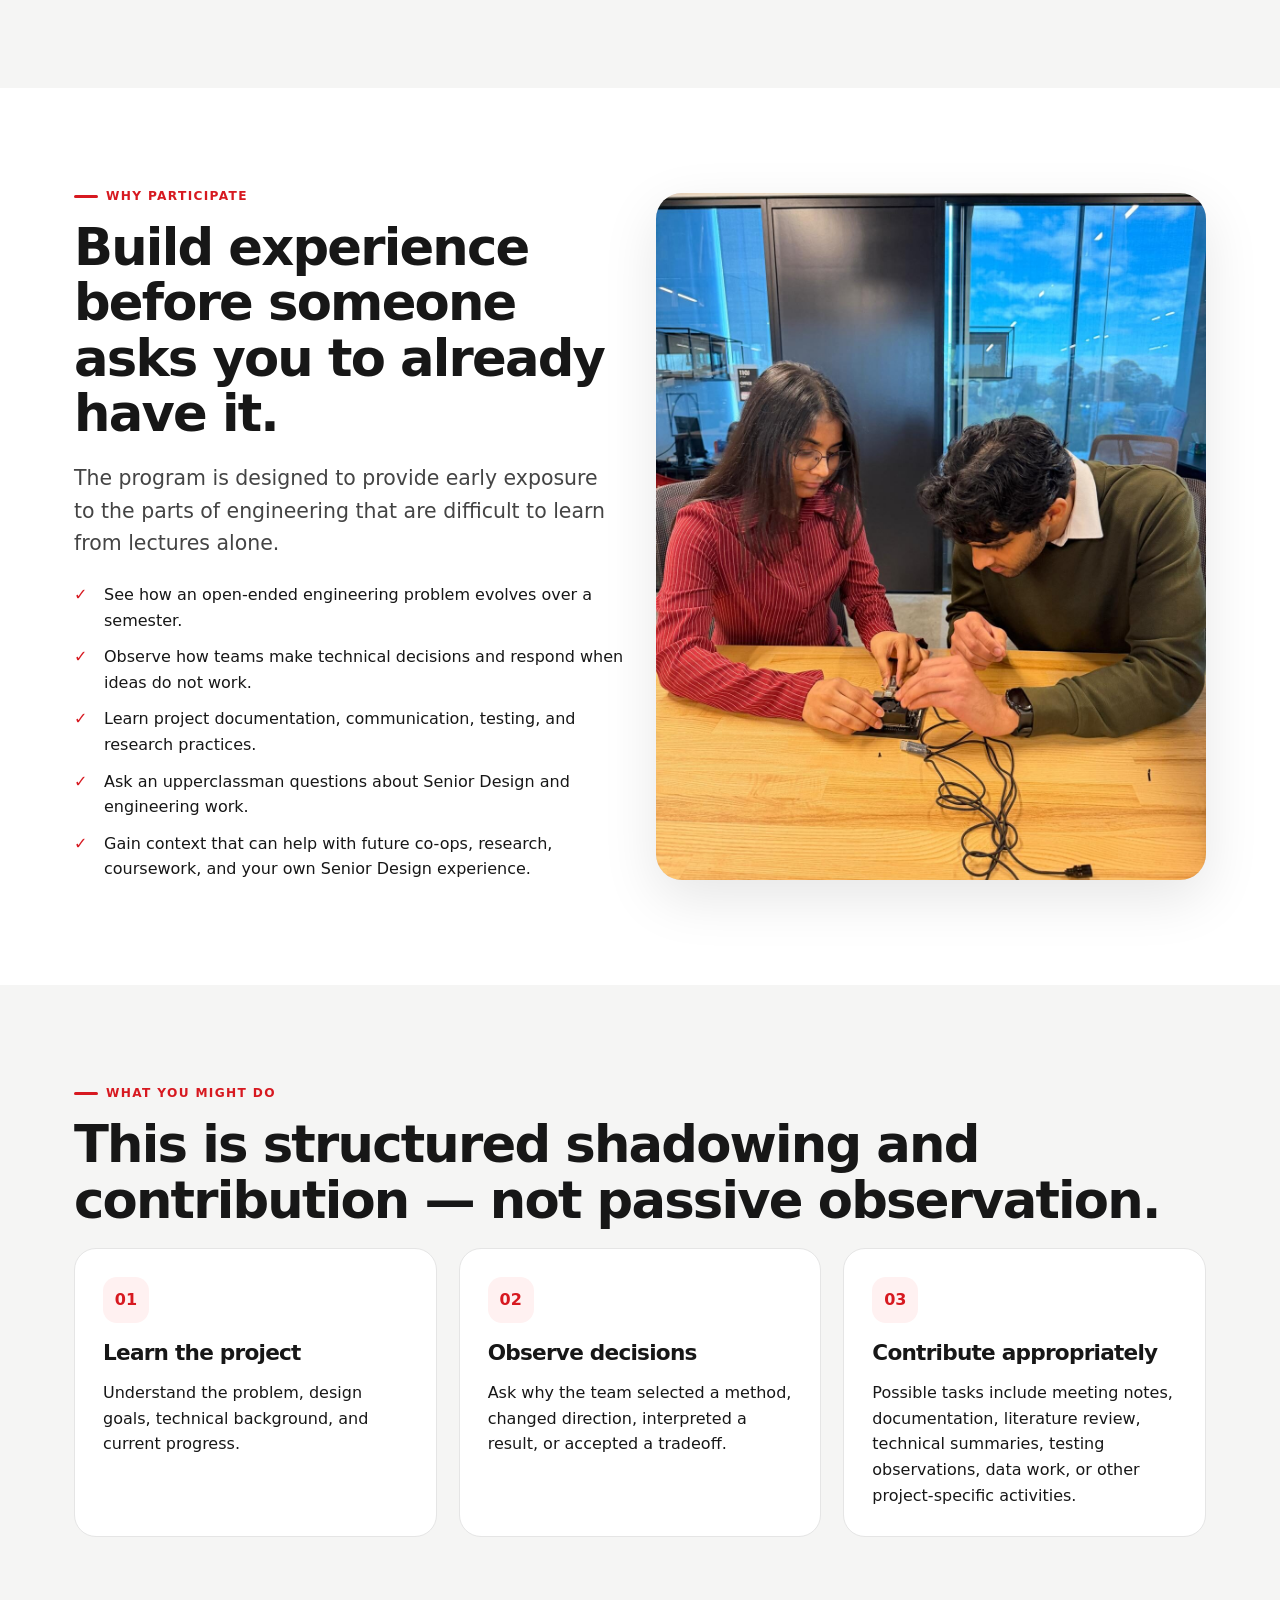
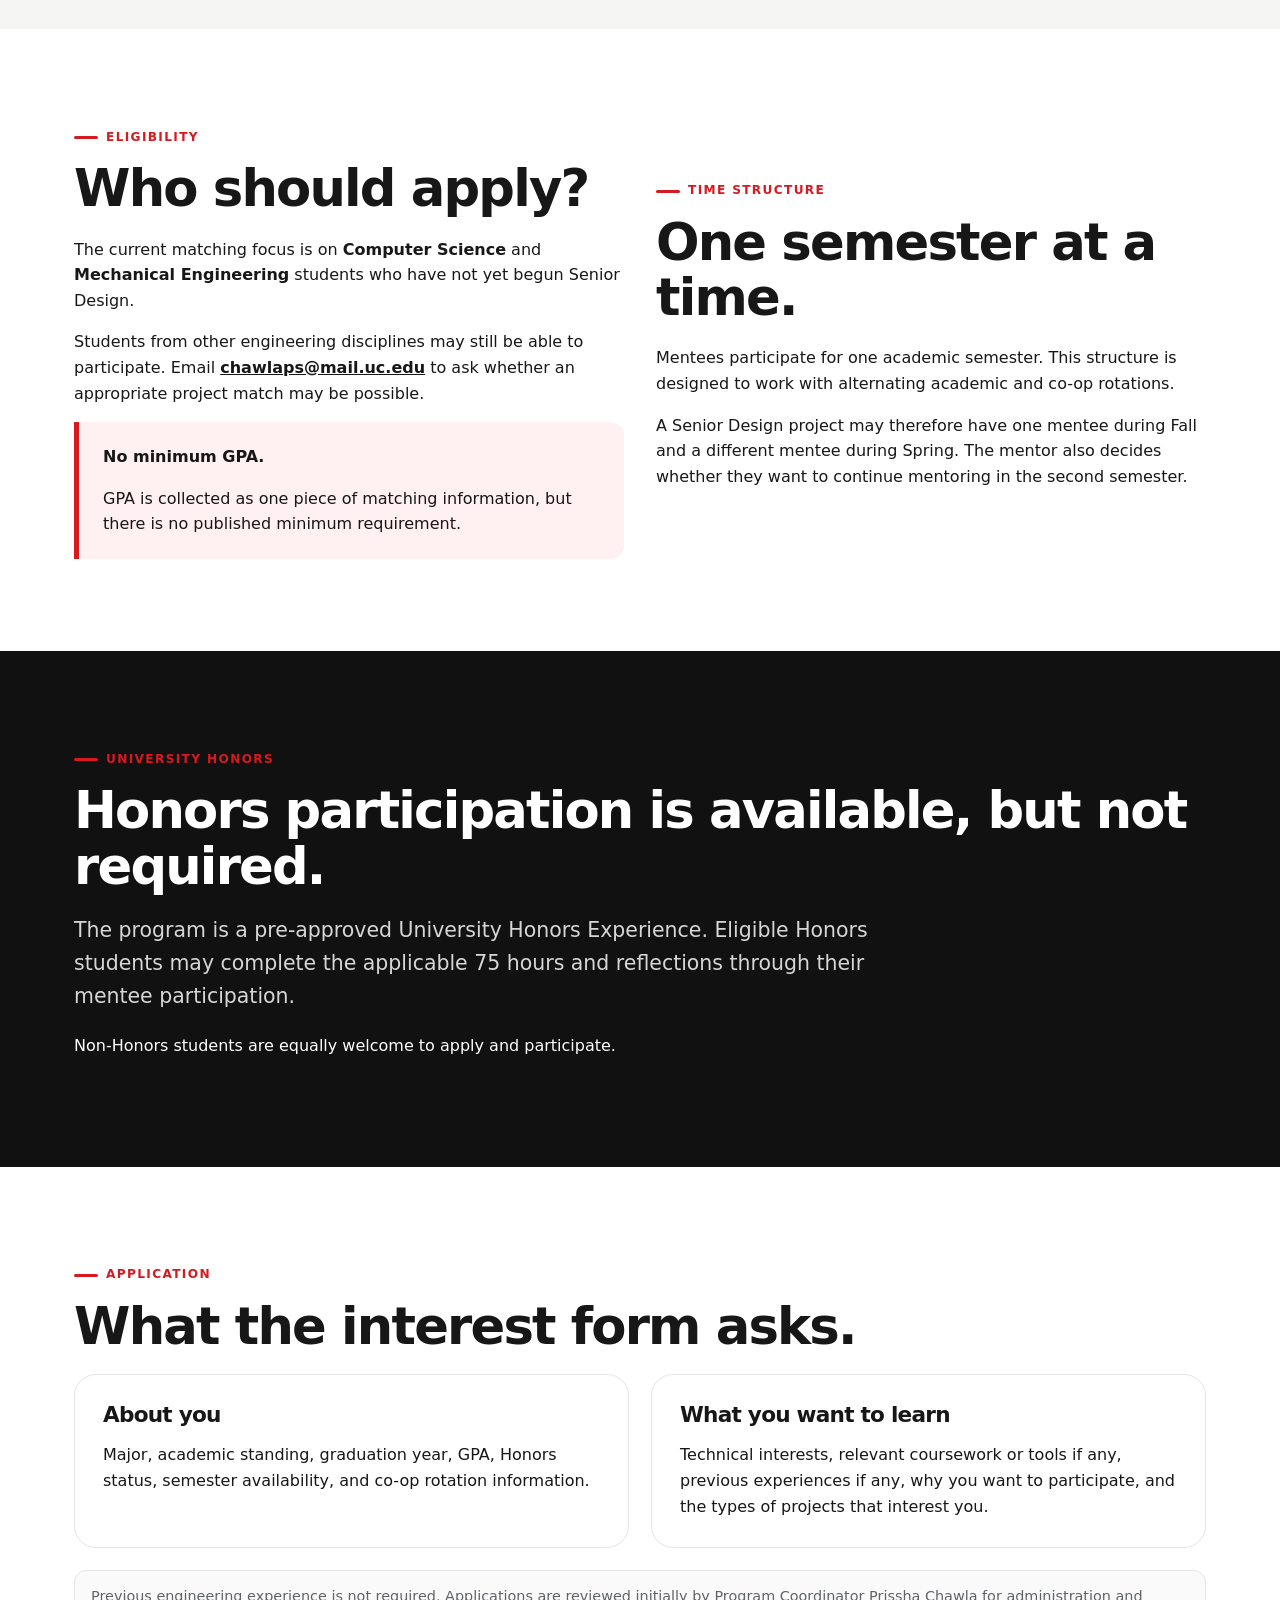
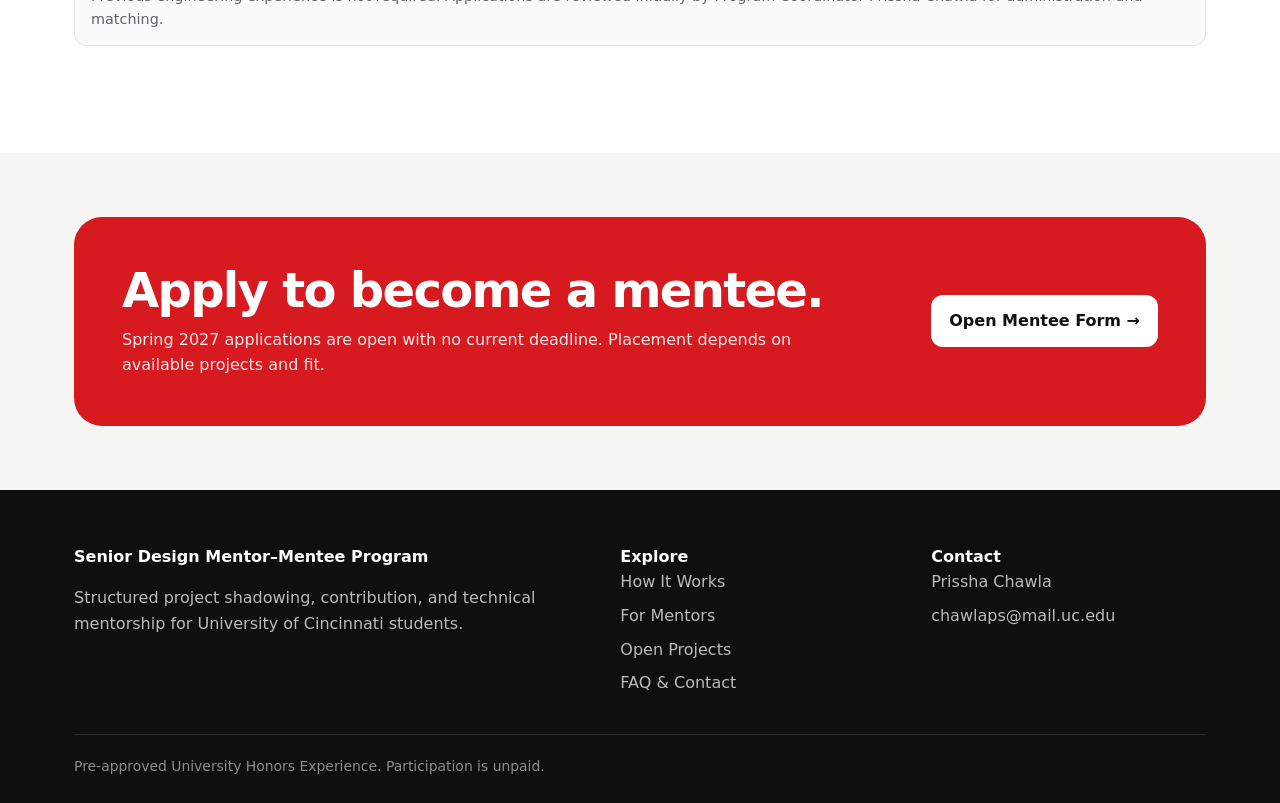
<file: mentees.html>
<!doctype html>
<html lang="en">
<head><meta charset="utf-8"><meta name="viewport" content="width=device-width,initial-scale=1"><meta name="description" content="Information for students interested in becoming mentees in the Senior Design Mentor–Mentee Program."><title>For Mentees | Senior Design Mentor–Mentee Program</title><link rel="stylesheet" href="styles.css"></head>
<body>
<a class="skip-link" href="#main">Skip to main content</a>
<header class="site-header"><nav class="nav"><a class="brand" href="index.html"><span class="brand-mark">SD</span><span class="brand-text">Mentor–Mentee Program<small>University of Cincinnati</small></span></a><button class="menu-toggle" aria-expanded="false" aria-label="Open navigation"><span></span><span></span><span></span></button><div class="nav-links"><a href="index.html">Home</a><a href="how-it-works.html">How It Works</a><a href="mentees.html" aria-current="page">For Mentees</a><a href="mentors.html">For Mentors</a><a href="projects.html">Open Projects</a><a href="faq.html">FAQ & Contact</a><a class="nav-apply" href="https://docs.google.com/forms/d/e/1FAIpQLSeaDL1_m6nnUjzuZWZdE38dw7ysE2b__p_fqqSh8WmhNzjmwQ/viewform" target="_blank" rel="noopener">Apply</a></div></nav></header>
<main id="main">
<section class="page-hero"><div class="container"><div class="eyebrow">For Mentees</div><h1>Get your first look at a real engineering project before Senior Design.</h1><p class="lead">You do not need previous research, co-op, or advanced technical experience. You need curiosity, reliability, and a willingness to learn.</p><div class="actions"><a class="btn btn-red" href="https://docs.google.com/forms/d/e/1FAIpQLSeaDL1_m6nnUjzuZWZdE38dw7ysE2b__p_fqqSh8WmhNzjmwQ/viewform" target="_blank" rel="noopener">Apply for <span data-current-term></span> →</a></div></div></section>

<section class="section section-soft" id="testimonials"><div class="container"><div class="eyebrow">Hear from Mentees</div><h2>See what it&rsquo;s like from the inside.</h2><p class="lead narrow">Current mentees share what they are learning by working alongside a Senior Design team.</p><figure class="quote-featured"><blockquote>I feel like I&rsquo;m developing a better engineering thought process and learning to consider things I probably wouldn&rsquo;t have thought about before.</blockquote><figcaption><cite>Vrushti<span>Mentee</span></cite></figcaption></figure><div class="quote-grid"><figure class="quote-card"><blockquote><p>Learning how sub teams are interdependent on each other, and collaborating while dividing work among teammates works incredibly well.</p></blockquote><figcaption><cite>Palash<span>Mentee</span></cite></figcaption></figure><figure class="quote-card"><blockquote><p>It is my first major experience with mass data collection as part of a project in this format&hellip; It has been nice to see how we need to change our methods when dealing with so much data all at once.</p></blockquote><figcaption><cite>Bahand<span>Mentee</span></cite></figcaption></figure><figure class="quote-card"><blockquote><p>Just seeing how they approach problems, make decisions, and work through things has taught me a lot.</p></blockquote><figcaption><cite>Vrushti<span>Mentee</span></cite></figcaption></figure></div></div></section>

<section class="section"><div class="container grid-2"><div><div class="eyebrow">Why participate</div><h2>Build experience before someone asks you to already have it.</h2><p class="lead">The program is designed to provide early exposure to the parts of engineering that are difficult to learn from lectures alone.</p><ul class="check-list"><li>See how an open-ended engineering problem evolves over a semester.</li><li>Observe how teams make technical decisions and respond when ideas do not work.</li><li>Learn project documentation, communication, testing, and research practices.</li><li>Ask an upperclassman questions about Senior Design and engineering work.</li><li>Gain context that can help with future co-ops, research, coursework, and your own Senior Design experience.</li></ul></div><div class="photo-card photo-portrait"><img src="assets/mentor-mentee-hardware.jpg" alt="A mentor and mentee working together on a hardware setup"></div></section>

<section class="section section-soft"><div class="container"><div class="eyebrow">What you might do</div><h2>This is structured shadowing and contribution — not passive observation.</h2><div class="grid-3"><div class="card"><div class="card-icon">01</div><h3>Learn the project</h3><p>Understand the problem, design goals, technical background, and current progress.</p></div><div class="card"><div class="card-icon">02</div><h3>Observe decisions</h3><p>Ask why the team selected a method, changed direction, interpreted a result, or accepted a tradeoff.</p></div><div class="card"><div class="card-icon">03</div><h3>Contribute appropriately</h3><p>Possible tasks include meeting notes, documentation, literature review, technical summaries, testing observations, data work, or other project-specific activities.</p></div></div></div></section>

<section class="section"><div class="container grid-2"><div><div class="eyebrow">Eligibility</div><h2>Who should apply?</h2><p>The current matching focus is on <strong>Computer Science</strong> and <strong>Mechanical Engineering</strong> students who have not yet begun Senior Design.</p><p>Students from other engineering disciplines may still be able to participate. Email <a href="mailto:chawlaps@mail.uc.edu"><strong>chawlaps@mail.uc.edu</strong></a> to ask whether an appropriate project match may be possible.</p><div class="callout"><strong>No minimum GPA.</strong><p>GPA is collected as one piece of matching information, but there is no published minimum requirement.</p></div></div><div><div class="eyebrow">Time structure</div><h2>One semester at a time.</h2><p>Mentees participate for one academic semester. This structure is designed to work with alternating academic and co-op rotations.</p><p>A Senior Design project may therefore have one mentee during Fall and a different mentee during Spring. The mentor also decides whether they want to continue mentoring in the second semester.</p></div></div></section>

<section class="section section-dark"><div class="container"><div class="eyebrow">University Honors</div><h2>Honors participation is available, but not required.</h2><p class="lead">The program is a pre-approved University Honors Experience. Eligible Honors students may complete the applicable 75 hours and reflections through their mentee participation.</p><p>Non-Honors students are equally welcome to apply and participate.</p></div></section>

<section class="section"><div class="container"><div class="eyebrow">Application</div><h2>What the interest form asks.</h2><div class="cards-2"><div class="card"><h3>About you</h3><p>Major, academic standing, graduation year, GPA, Honors status, semester availability, and co-op rotation information.</p></div><div class="card"><h3>What you want to learn</h3><p>Technical interests, relevant coursework or tools if any, previous experiences if any, why you want to participate, and the types of projects that interest you.</p></div></div><p class="notice" style="margin-top:22px">Previous engineering experience is not required. Applications are reviewed initially by Program Coordinator Prissha Chawla for administration and matching.</p></div></section>

<section class="section-sm section-soft"><div class="container"><div class="cta"><div><h2>Apply to become a mentee.</h2><p><span data-current-term></span> applications are open with no current deadline. Placement depends on available projects and fit.</p></div><div class="actions"><a class="btn btn-light" href="https://docs.google.com/forms/d/e/1FAIpQLSeaDL1_m6nnUjzuZWZdE38dw7ysE2b__p_fqqSh8WmhNzjmwQ/viewform" target="_blank" rel="noopener">Open Mentee Form →</a></div></div></div></section>
</main>
<footer class="site-footer"><div class="container"><div class="footer-grid"><div><strong>Senior Design Mentor–Mentee Program</strong><p>Structured project shadowing, contribution, and technical mentorship for University of Cincinnati students.</p></div><div><strong>Explore</strong><div class="footer-links"><a href="how-it-works.html">How It Works</a><a href="mentors.html">For Mentors</a><a href="projects.html">Open Projects</a><a href="faq.html">FAQ & Contact</a></div></div><div><strong>Contact</strong><div class="footer-links"><a href="mailto:chawlaps@mail.uc.edu">Prissha Chawla</a><a href="mailto:chawlaps@mail.uc.edu">chawlaps@mail.uc.edu</a></div></div></div><div class="footer-bottom">Pre-approved University Honors Experience. Participation is unpaid.</div></div></footer><script src="script.js"></script>
</body></html>
</file>
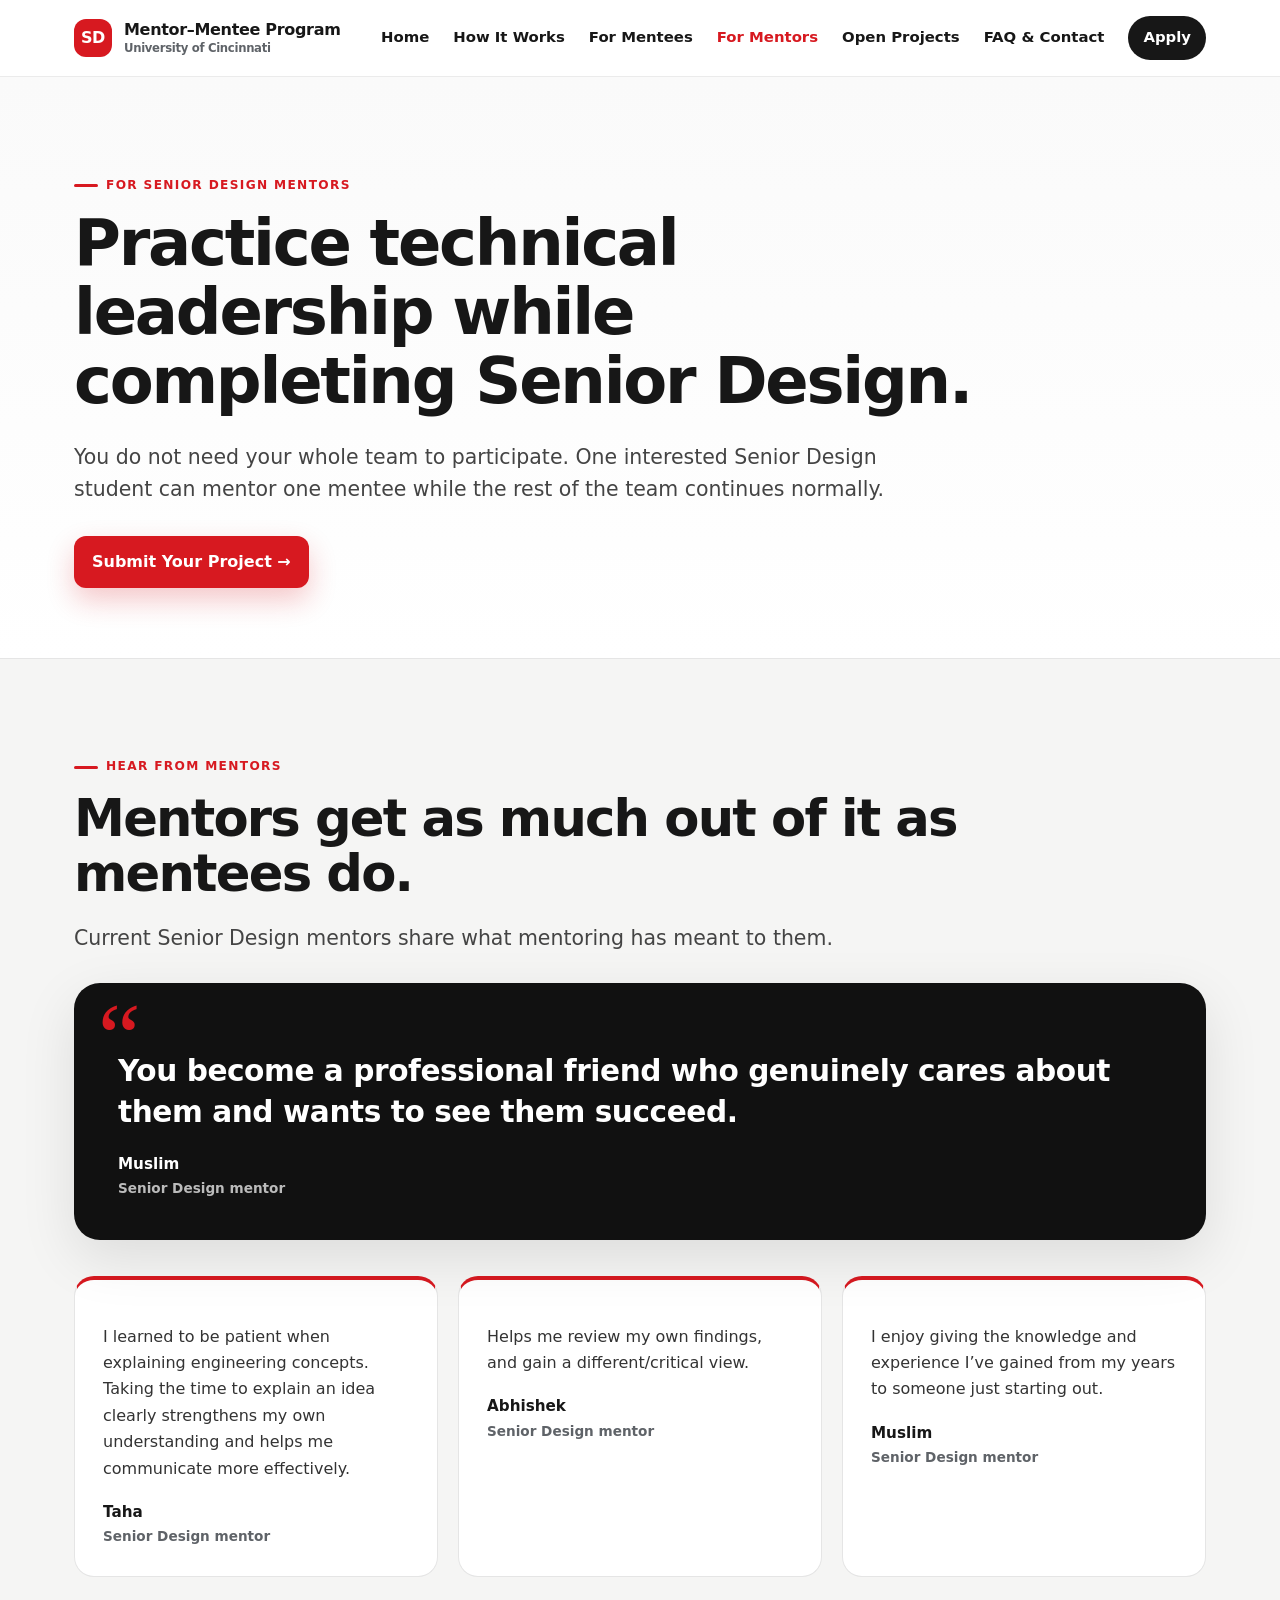
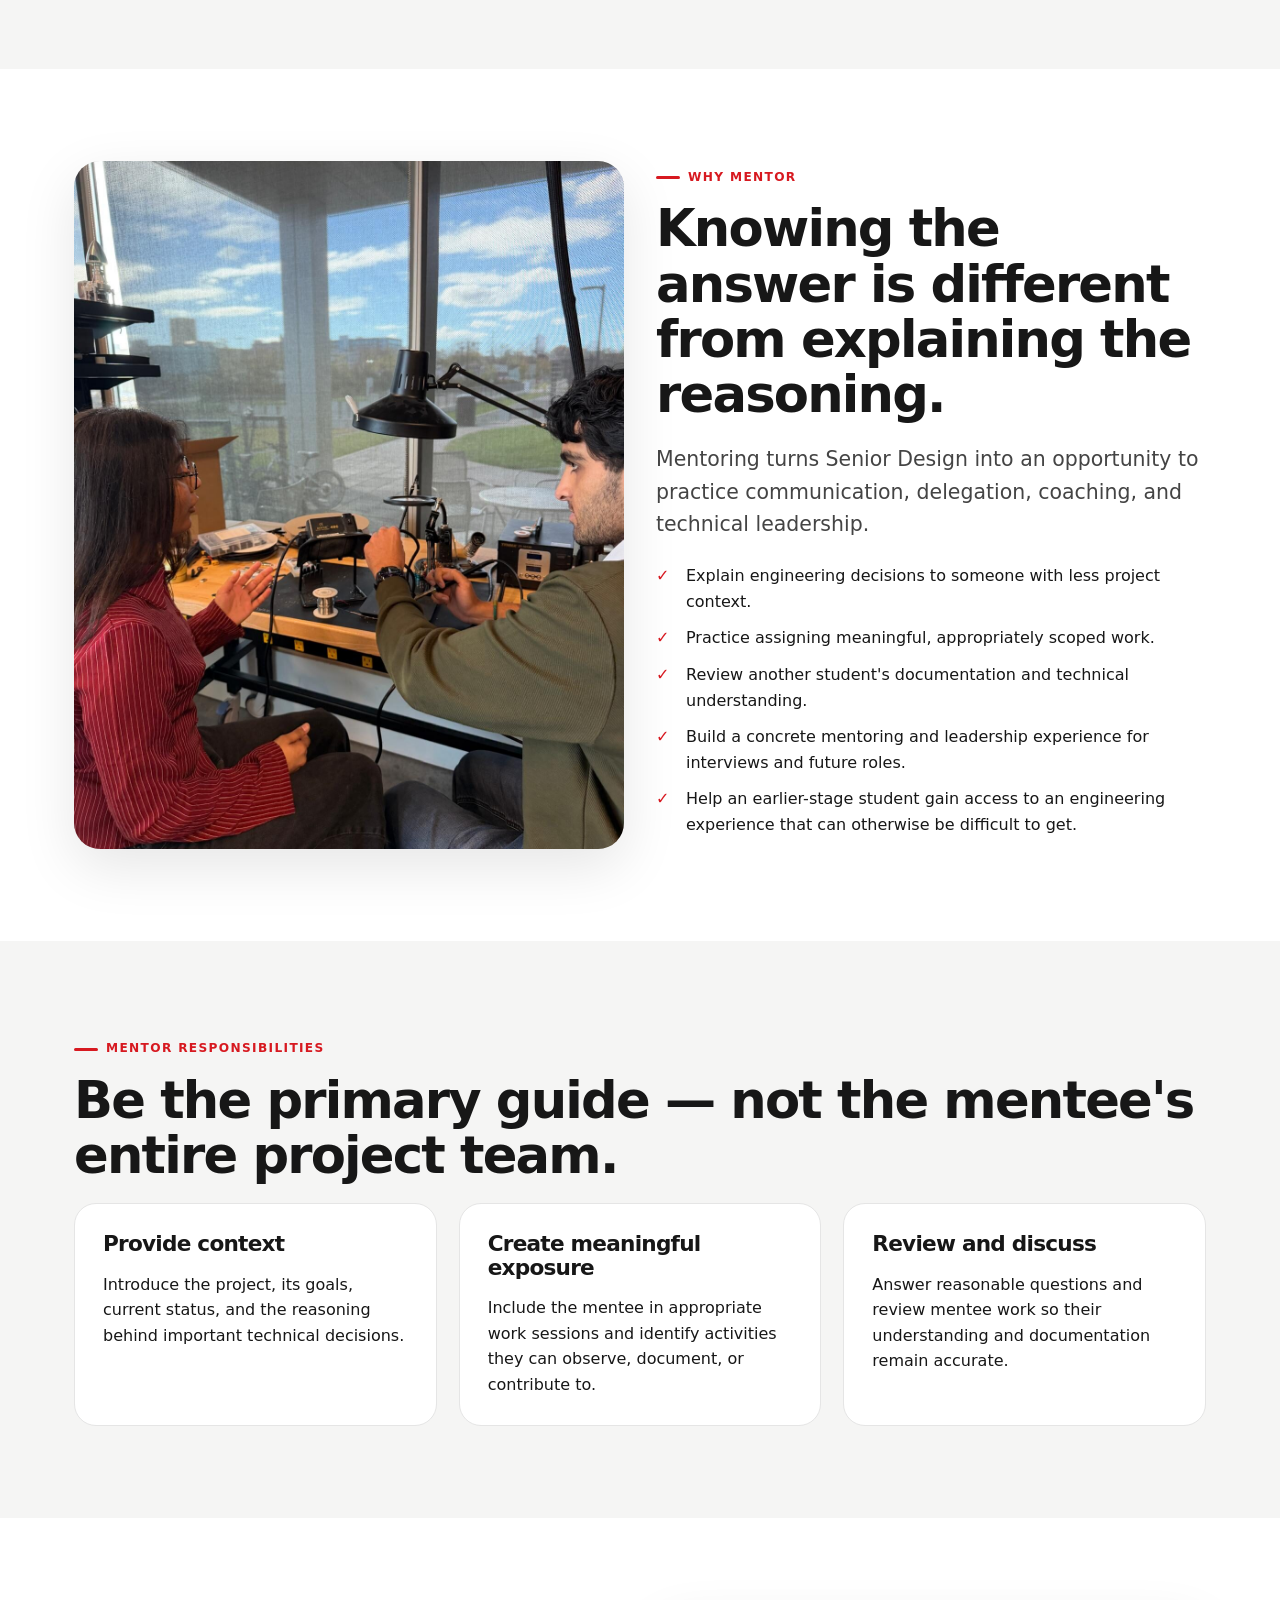
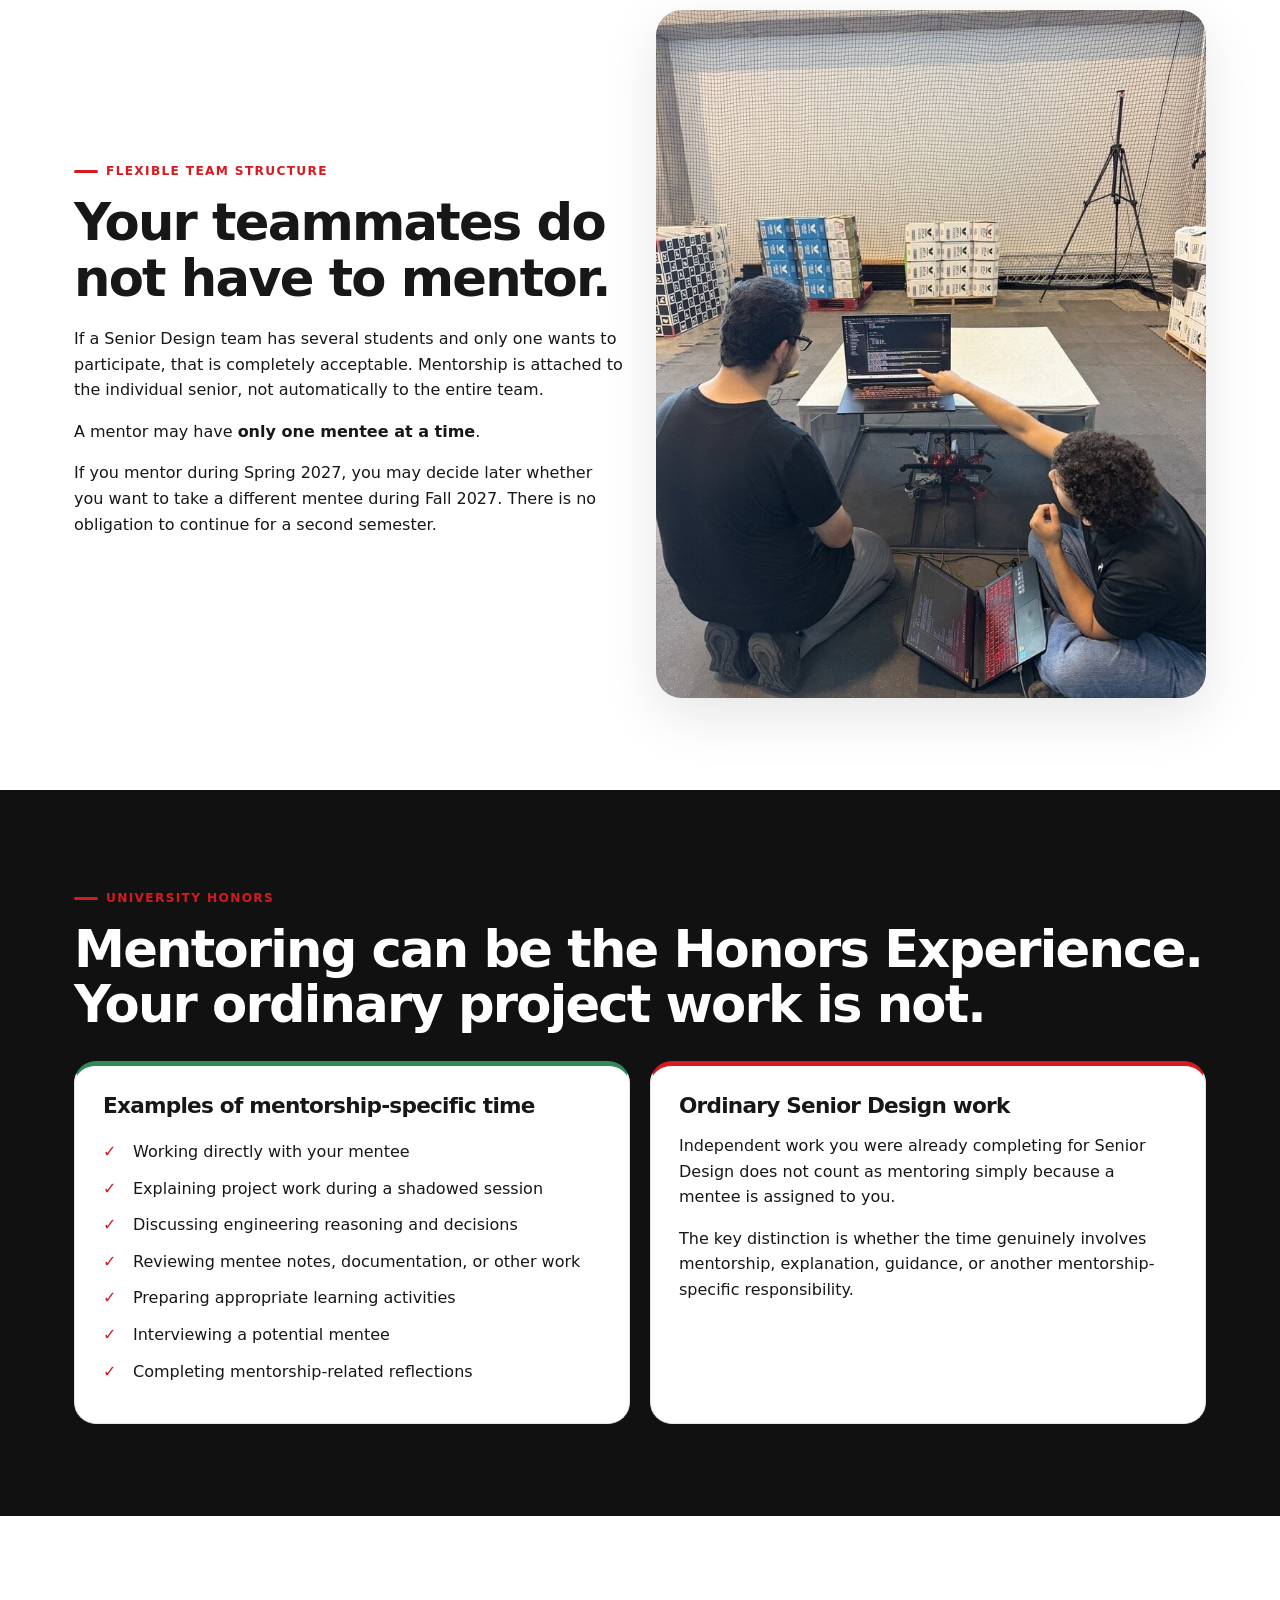
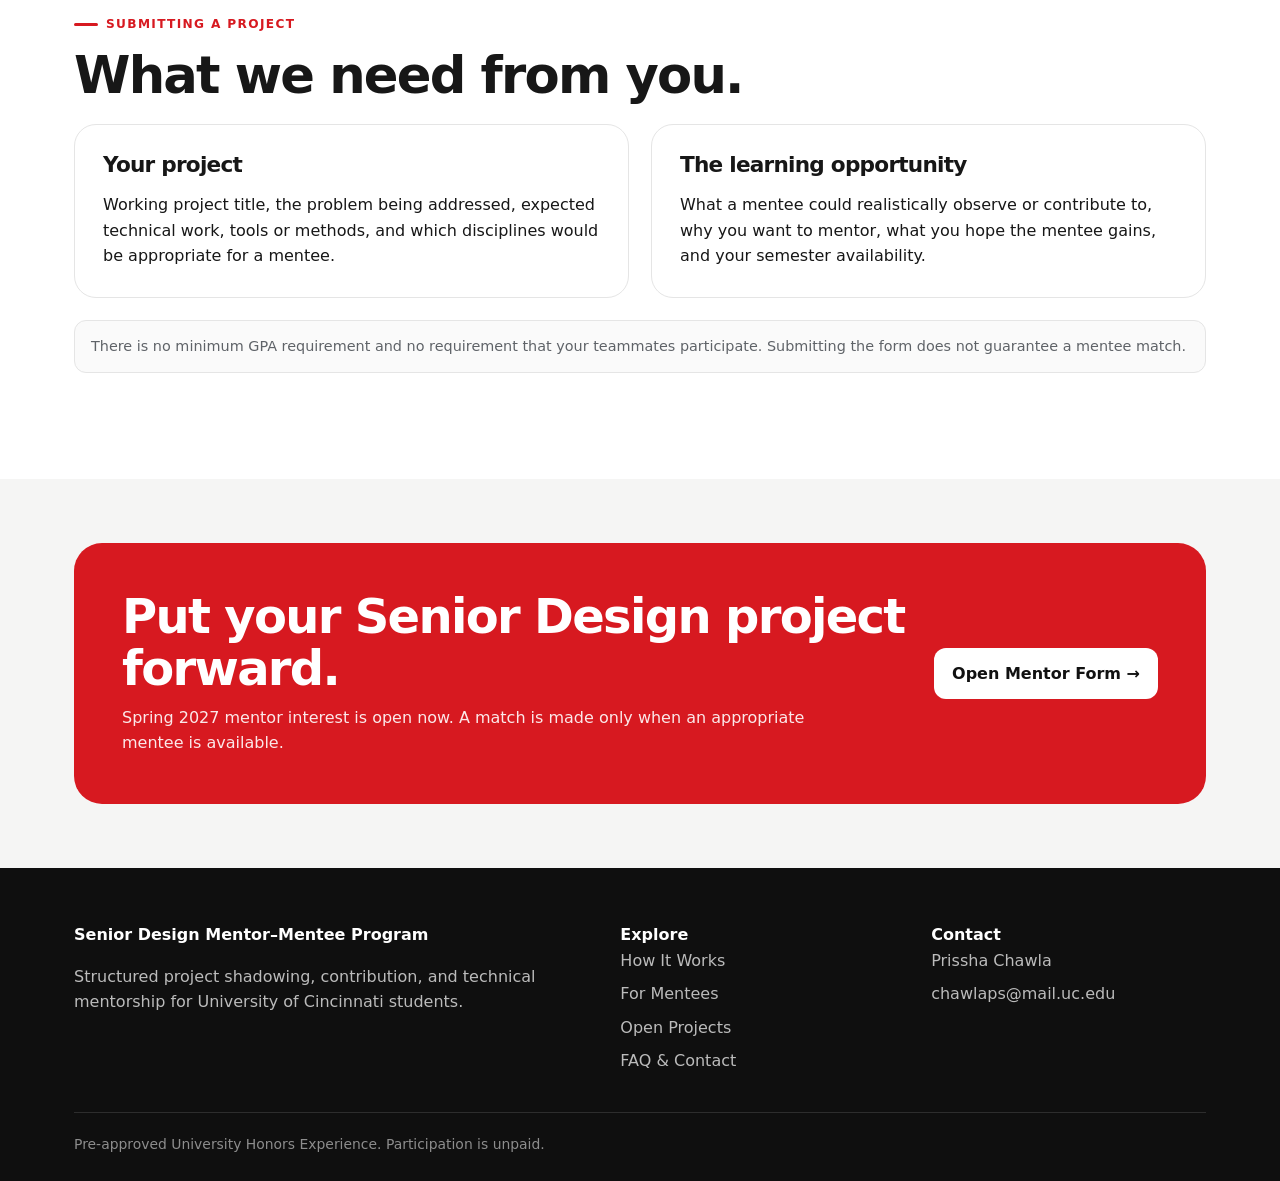
<file: mentors.html>
<!doctype html>
<html lang="en">
<head><meta charset="utf-8"><meta name="viewport" content="width=device-width,initial-scale=1"><meta name="description" content="Information for Senior Design students interested in becoming mentors."><title>For Mentors | Senior Design Mentor–Mentee Program</title><link rel="stylesheet" href="styles.css"></head>
<body>
<a class="skip-link" href="#main">Skip to main content</a>
<header class="site-header"><nav class="nav"><a class="brand" href="index.html"><span class="brand-mark">SD</span><span class="brand-text">Mentor–Mentee Program<small>University of Cincinnati</small></span></a><button class="menu-toggle" aria-expanded="false" aria-label="Open navigation"><span></span><span></span><span></span></button><div class="nav-links"><a href="index.html">Home</a><a href="how-it-works.html">How It Works</a><a href="mentees.html">For Mentees</a><a href="mentors.html" aria-current="page">For Mentors</a><a href="projects.html">Open Projects</a><a href="faq.html">FAQ & Contact</a><a class="nav-apply" href="https://docs.google.com/forms/d/e/1FAIpQLSeuy19LQfx4-hJ6bCBMN6NyptwGLtqVQPormRF3Ks0s4QULTA/viewform" target="_blank" rel="noopener">Apply</a></div></nav></header>
<main id="main">
<section class="page-hero"><div class="container"><div class="eyebrow">For Senior Design Mentors</div><h1>Practice technical leadership while completing Senior Design.</h1><p class="lead">You do not need your whole team to participate. One interested Senior Design student can mentor one mentee while the rest of the team continues normally.</p><div class="actions"><a class="btn btn-red" href="https://docs.google.com/forms/d/e/1FAIpQLSeuy19LQfx4-hJ6bCBMN6NyptwGLtqVQPormRF3Ks0s4QULTA/viewform" target="_blank" rel="noopener">Submit Your Project →</a></div></div></section>

<section class="section section-soft" id="testimonials"><div class="container"><div class="eyebrow">Hear from Mentors</div><h2>Mentors get as much out of it as mentees do.</h2><p class="lead narrow">Current Senior Design mentors share what mentoring has meant to them.</p><figure class="quote-featured"><blockquote>You become a professional friend who genuinely cares about them and wants to see them succeed.</blockquote><figcaption><cite>Muslim<span>Senior Design mentor</span></cite></figcaption></figure><div class="quote-grid"><figure class="quote-card"><blockquote><p>I learned to be patient when explaining engineering concepts. Taking the time to explain an idea clearly strengthens my own understanding and helps me communicate more effectively.</p></blockquote><figcaption><cite>Taha<span>Senior Design mentor</span></cite></figcaption></figure><figure class="quote-card"><blockquote><p>Helps me review my own findings, and gain a different/critical view.</p></blockquote><figcaption><cite>Abhishek<span>Senior Design mentor</span></cite></figcaption></figure><figure class="quote-card"><blockquote><p>I enjoy giving the knowledge and experience I&rsquo;ve gained from my years to someone just starting out.</p></blockquote><figcaption><cite>Muslim<span>Senior Design mentor</span></cite></figcaption></figure></div></div></section>

<section class="section"><div class="container grid-2"><div class="photo-card photo-portrait"><img src="assets/mentor-mentee-soldering.jpg" alt="A mentor explaining a soldering setup to a mentee at a lab workbench"></div><div><div class="eyebrow">Why mentor</div><h2>Knowing the answer is different from explaining the reasoning.</h2><p class="lead">Mentoring turns Senior Design into an opportunity to practice communication, delegation, coaching, and technical leadership.</p><ul class="check-list"><li>Explain engineering decisions to someone with less project context.</li><li>Practice assigning meaningful, appropriately scoped work.</li><li>Review another student's documentation and technical understanding.</li><li>Build a concrete mentoring and leadership experience for interviews and future roles.</li><li>Help an earlier-stage student gain access to an engineering experience that can otherwise be difficult to get.</li></ul></div></div></section>

<section class="section section-soft"><div class="container"><div class="eyebrow">Mentor responsibilities</div><h2>Be the primary guide — not the mentee's entire project team.</h2><div class="grid-3"><div class="card"><h3>Provide context</h3><p>Introduce the project, its goals, current status, and the reasoning behind important technical decisions.</p></div><div class="card"><h3>Create meaningful exposure</h3><p>Include the mentee in appropriate work sessions and identify activities they can observe, document, or contribute to.</p></div><div class="card"><h3>Review and discuss</h3><p>Answer reasonable questions and review mentee work so their understanding and documentation remain accurate.</p></div></div></div></section>

<section class="section"><div class="container grid-2"><div><div class="eyebrow">Flexible team structure</div><h2>Your teammates do not have to mentor.</h2><p>If a Senior Design team has several students and only one wants to participate, that is completely acceptable. Mentorship is attached to the individual senior, not automatically to the entire team.</p><p>A mentor may have <strong>only one mentee at a time</strong>.</p><p>If you mentor during <span data-current-term></span>, you may decide later whether you want to take a different mentee during <span data-next-term></span>. There is no obligation to continue for a second semester.</p></div><div class="photo-card photo-portrait"><img src="assets/mentor-mentee-laptops-drone.jpg" alt="A mentor and mentee going over code on a laptop beside a drone test rig"></div></div></section>

<section class="section section-dark"><div class="container"><div class="eyebrow">University Honors</div><h2>Mentoring can be the Honors Experience. Your ordinary project work is not.</h2><div class="do-dont" style="margin-top:28px"><div class="card"><h3>Examples of mentorship-specific time</h3><ul class="check-list"><li>Working directly with your mentee</li><li>Explaining project work during a shadowed session</li><li>Discussing engineering reasoning and decisions</li><li>Reviewing mentee notes, documentation, or other work</li><li>Preparing appropriate learning activities</li><li>Interviewing a potential mentee</li><li>Completing mentorship-related reflections</li></ul></div><div class="card"><h3>Ordinary Senior Design work</h3><p>Independent work you were already completing for Senior Design does not count as mentoring simply because a mentee is assigned to you.</p><p>The key distinction is whether the time genuinely involves mentorship, explanation, guidance, or another mentorship-specific responsibility.</p></div></div></div></section>

<section class="section"><div class="container"><div class="eyebrow">Submitting a project</div><h2>What we need from you.</h2><div class="cards-2"><div class="card"><h3>Your project</h3><p>Working project title, the problem being addressed, expected technical work, tools or methods, and which disciplines would be appropriate for a mentee.</p></div><div class="card"><h3>The learning opportunity</h3><p>What a mentee could realistically observe or contribute to, why you want to mentor, what you hope the mentee gains, and your semester availability.</p></div></div><p class="notice" style="margin-top:22px">There is no minimum GPA requirement and no requirement that your teammates participate. Submitting the form does not guarantee a mentee match.</p></div></section>

<section class="section-sm section-soft"><div class="container"><div class="cta"><div><h2>Put your Senior Design project forward.</h2><p><span data-current-term></span> mentor interest is open now. A match is made only when an appropriate mentee is available.</p></div><div class="actions"><a class="btn btn-light" href="https://docs.google.com/forms/d/e/1FAIpQLSeuy19LQfx4-hJ6bCBMN6NyptwGLtqVQPormRF3Ks0s4QULTA/viewform" target="_blank" rel="noopener">Open Mentor Form →</a></div></div></div></section>
</main>
<footer class="site-footer"><div class="container"><div class="footer-grid"><div><strong>Senior Design Mentor–Mentee Program</strong><p>Structured project shadowing, contribution, and technical mentorship for University of Cincinnati students.</p></div><div><strong>Explore</strong><div class="footer-links"><a href="how-it-works.html">How It Works</a><a href="mentees.html">For Mentees</a><a href="projects.html">Open Projects</a><a href="faq.html">FAQ & Contact</a></div></div><div><strong>Contact</strong><div class="footer-links"><a href="mailto:chawlaps@mail.uc.edu">Prissha Chawla</a><a href="mailto:chawlaps@mail.uc.edu">chawlaps@mail.uc.edu</a></div></div></div><div class="footer-bottom">Pre-approved University Honors Experience. Participation is unpaid.</div></div></footer><script src="script.js"></script>
</body></html>
</file>
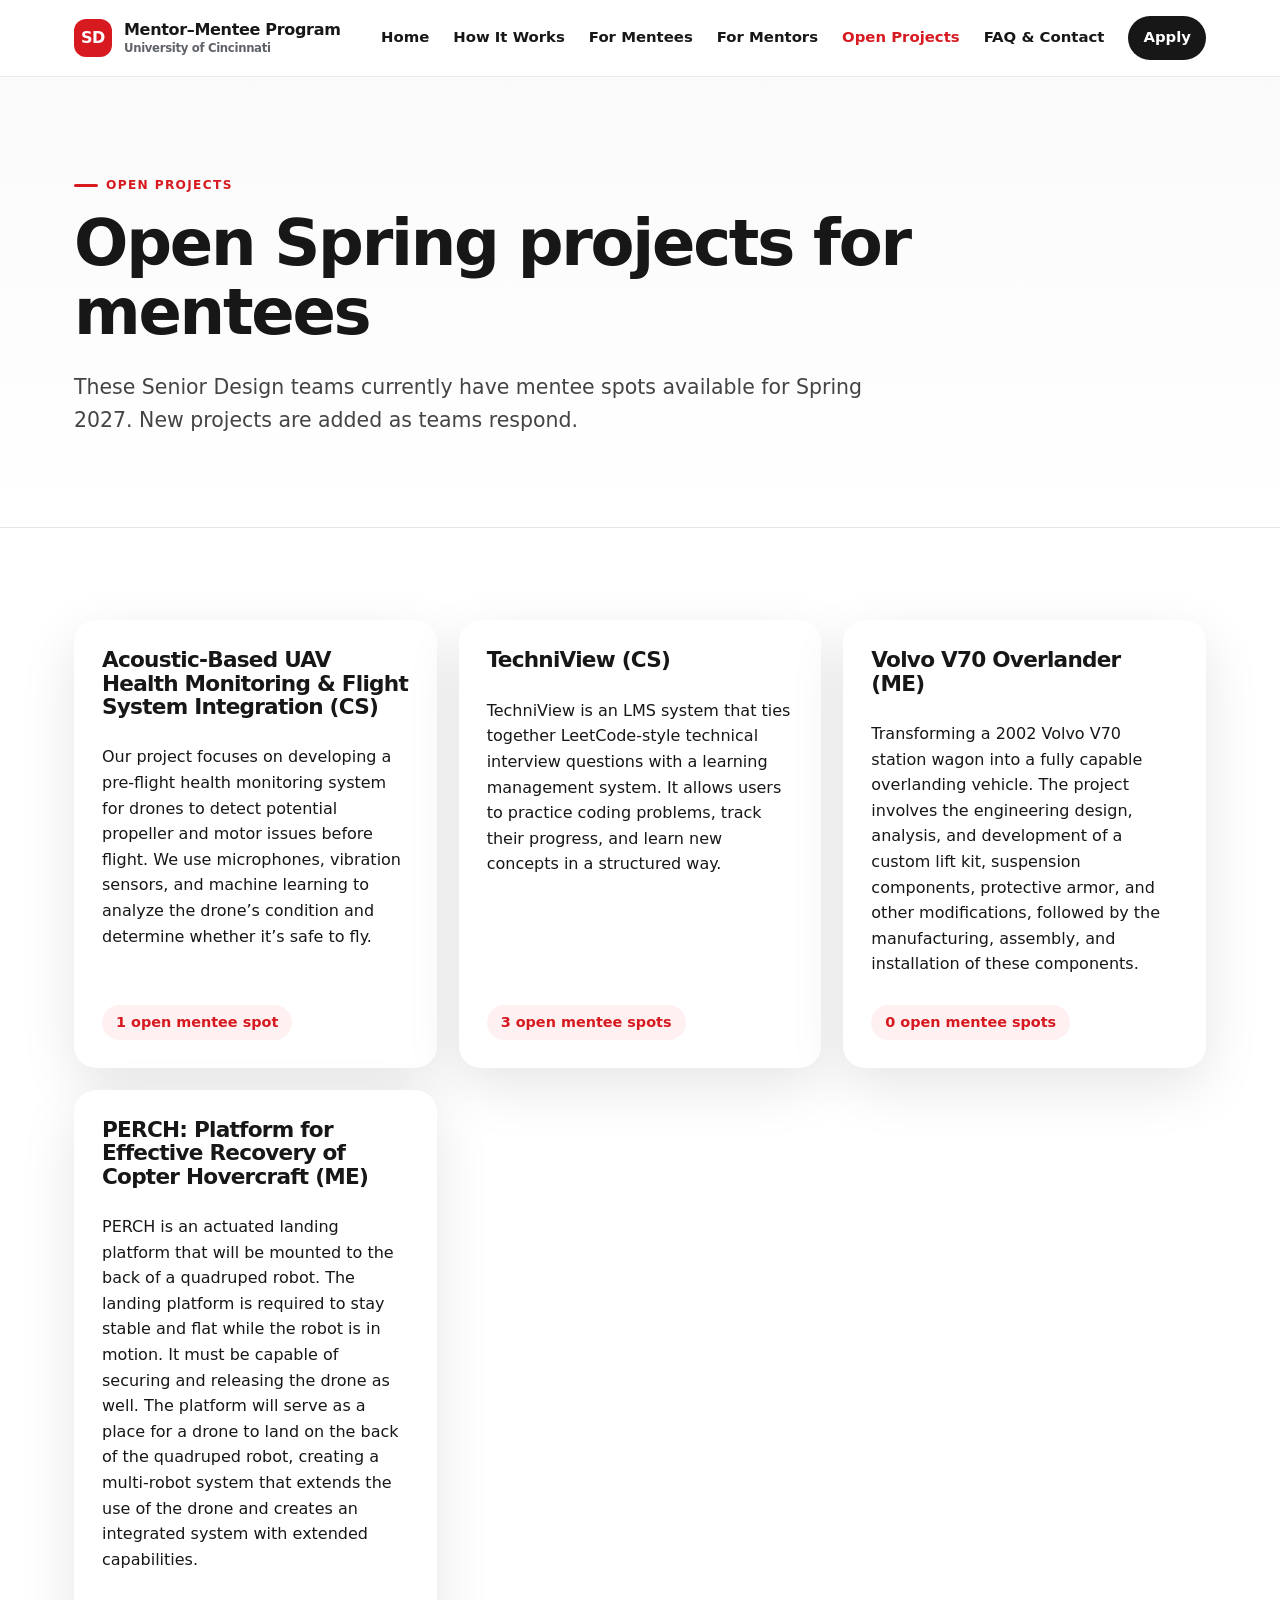
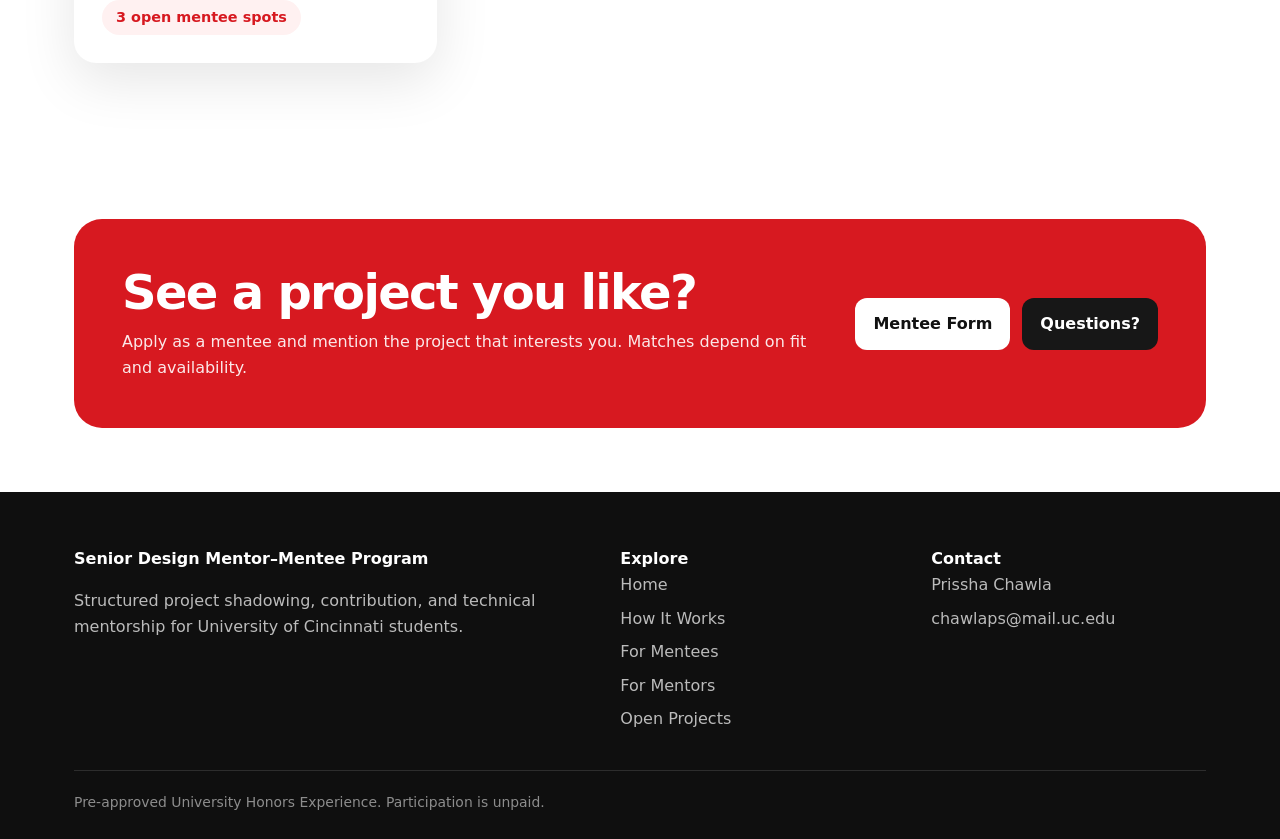
<file: projects.html>
<!doctype html>
<html lang="en">
<head><meta charset="utf-8"><meta name="viewport" content="width=device-width,initial-scale=1"><meta name="description" content="Senior Design projects with open mentee spots for the Mentor–Mentee Program."><title>Open Spring Projects for Mentees | Senior Design Mentor–Mentee Program</title><link rel="stylesheet" href="styles.css"></head>
<body>
<a class="skip-link" href="#main">Skip to main content</a>
<header class="site-header"><nav class="nav"><a class="brand" href="index.html"><span class="brand-mark">SD</span><span class="brand-text">Mentor–Mentee Program<small>University of Cincinnati</small></span></a><button class="menu-toggle" aria-expanded="false" aria-label="Open navigation"><span></span><span></span><span></span></button><div class="nav-links"><a href="index.html">Home</a><a href="how-it-works.html">How It Works</a><a href="mentees.html">For Mentees</a><a href="mentors.html">For Mentors</a><a href="projects.html" aria-current="page">Open Projects</a><a href="faq.html">FAQ & Contact</a><a class="nav-apply" href="index.html#apply">Apply</a></div></nav></header>
<main id="main">
<section class="page-hero"><div class="container"><div class="eyebrow">Open Projects</div><h1>Open Spring projects for mentees</h1><p class="lead">These Senior Design teams currently have mentee spots available for <span data-current-term></span>. New projects are added as teams respond.</p></div></section>

<section class="section"><div class="container"><div class="project-grid">
<div class="card shadow project-card"><h3>Acoustic-Based UAV Health Monitoring &amp; Flight System Integration (CS)</h3><p>Our project focuses on developing a pre-flight health monitoring system for drones to detect potential propeller and motor issues before flight. We use microphones, vibration sensors, and machine learning to analyze the drone’s condition and determine whether it’s safe to fly.</p><div class="project-foot"><span class="spots">1 open mentee spot</span></div></div>
<div class="card shadow project-card"><h3>TechniView (CS)</h3><p>TechniView is an LMS system that ties together LeetCode-style technical interview questions with a learning management system. It allows users to practice coding problems, track their progress, and learn new concepts in a structured way.</p><div class="project-foot"><span class="spots">3 open mentee spots</span></div></div>
<div class="card shadow project-card"><h3>Volvo V70 Overlander (ME)</h3><p>Transforming a 2002 Volvo V70 station wagon into a fully capable overlanding vehicle. The project involves the engineering design, analysis, and development of a custom lift kit, suspension components, protective armor, and other modifications, followed by the manufacturing, assembly, and installation of these components.</p><div class="project-foot"><span class="spots">0 open mentee spots</span></div></div>
<div class="card shadow project-card"><h3>PERCH: Platform for Effective Recovery of Copter Hovercraft (ME)</h3><p>PERCH is an actuated landing platform that will be mounted to the back of a quadruped robot. The landing platform is required to stay stable and flat while the robot is in motion. It must be capable of securing and releasing the drone as well. The platform will serve as a place for a drone to land on the back of the quadruped robot, creating a multi-robot system that extends the use of the drone and creates an integrated system with extended capabilities.</p><div class="project-foot"><span class="spots">3 open mentee spots</span></div></div>
</div></div></section>

<section class="section-sm"><div class="container"><div class="cta"><div><h2>See a project you like?</h2><p>Apply as a mentee and mention the project that interests you. Matches depend on fit and availability.</p></div><div class="actions"><a class="btn btn-light" href="https://docs.google.com/forms/d/e/1FAIpQLSeaDL1_m6nnUjzuZWZdE38dw7ysE2b__p_fqqSh8WmhNzjmwQ/viewform" target="_blank" rel="noopener">Mentee Form</a><a class="btn btn-dark" href="faq.html">Questions?</a></div></div></div></section>
</main>
<footer class="site-footer"><div class="container"><div class="footer-grid"><div><strong>Senior Design Mentor–Mentee Program</strong><p>Structured project shadowing, contribution, and technical mentorship for University of Cincinnati students.</p></div><div><strong>Explore</strong><div class="footer-links"><a href="index.html">Home</a><a href="how-it-works.html">How It Works</a><a href="mentees.html">For Mentees</a><a href="mentors.html">For Mentors</a><a href="projects.html">Open Projects</a></div></div><div><strong>Contact</strong><div class="footer-links"><a href="mailto:chawlaps@mail.uc.edu">Prissha Chawla</a><a href="mailto:chawlaps@mail.uc.edu">chawlaps@mail.uc.edu</a></div></div></div><div class="footer-bottom">Pre-approved University Honors Experience. Participation is unpaid.</div></div></footer><script src="script.js"></script>
</body></html>
</file>
<file: styles.css>
:root {
  --red: #d71920;
  --red-dark: #a20f14;
  --ink: #171717;
  --muted: #5f6368;
  --paper: #ffffff;
  --soft: #f5f5f4;
  --soft-red: #fff1f1;
  --line: #e5e5e5;
  --shadow: 0 18px 55px rgba(0,0,0,.10);
  --radius: 22px;
  --max: 1180px;
}

* { box-sizing: border-box; }
html { scroll-behavior: smooth; }
body {
  margin: 0;
  font-family: Inter, ui-sans-serif, system-ui, -apple-system, BlinkMacSystemFont, "Segoe UI", sans-serif;
  color: var(--ink);
  background: var(--paper);
  line-height: 1.6;
}
a { color: inherit; }
img { max-width: 100%; display: block; }
button, input { font: inherit; }

.skip-link {
  position: absolute; left: -9999px; top: 0; z-index: 9999;
  background: #fff; color: #000; padding: 10px 14px;
}
.skip-link:focus { left: 10px; top: 10px; }

.site-header {
  position: sticky;
  top: 0;
  z-index: 1000;
  background: rgba(255,255,255,.95);
  backdrop-filter: blur(14px);
  border-bottom: 1px solid rgba(0,0,0,.08);
}
.nav {
  max-width: var(--max);
  margin: 0 auto;
  padding: 0 24px;
  min-height: 76px;
  display: flex;
  align-items: center;
  justify-content: space-between;
  gap: 24px;
}
.brand {
  text-decoration: none;
  display: flex;
  align-items: center;
  gap: 12px;
  font-weight: 800;
  letter-spacing: -.02em;
}
.brand-mark {
  width: 38px; height: 38px; border-radius: 12px;
  display: grid; place-items: center;
  background: var(--red); color: white;
  font-weight: 900;
}
.brand-text { line-height: 1.1; }
.brand-text small { display: block; color: var(--muted); font-size: .73rem; font-weight: 650; margin-top: 3px; }
.nav-links { display: flex; align-items: center; gap: 24px; }
.nav-links a { text-decoration: none; font-size: .93rem; font-weight: 650; }
.nav-links a:hover, .nav-links a[aria-current="page"] { color: var(--red); }
.nav-apply {
  padding: 10px 15px;
  border-radius: 999px;
  background: var(--ink);
  color: #fff !important;
}
.menu-toggle {
  display: none;
  background: none; border: 0; cursor: pointer;
  padding: 8px; border-radius: 10px;
}
.menu-toggle span { display: block; width: 24px; height: 2px; background: #111; margin: 5px 0; }

.container { max-width: var(--max); margin: 0 auto; padding: 0 24px; }
.section { padding: 92px 0; }
.section-sm { padding: 64px 0; }
.section-soft { background: var(--soft); }
.section-dark { background: #111; color: #fff; }
/* White cards inside dark sections need their own dark text color. */
.section-dark .card { color: var(--ink); }
.section-dark .card p,
.section-dark .card li { color: var(--ink); }
.eyebrow {
  display: inline-flex;
  align-items: center;
  gap: 8px;
  font-weight: 800;
  text-transform: uppercase;
  letter-spacing: .11em;
  font-size: .76rem;
  color: var(--red);
  margin-bottom: 14px;
}
.eyebrow::before { content: ""; width: 24px; height: 3px; background: currentColor; border-radius: 4px; }
h1, h2, h3 { line-height: 1.08; margin-top: 0; letter-spacing: -.035em; }
h1 { font-size: clamp(2.6rem, 6vw, 5.7rem); margin-bottom: 24px; }
h2 { font-size: clamp(2rem, 4vw, 3.5rem); margin-bottom: 20px; }
h3 { font-size: 1.35rem; margin-bottom: 10px; }
.lead { font-size: clamp(1.08rem, 1.8vw, 1.28rem); color: #444; max-width: 800px; }
.section-dark .lead { color: #d6d6d6; }
.muted { color: var(--muted); }
.narrow { max-width: 760px; }

.hero {
  min-height: 720px;
  position: relative;
  display: flex;
  align-items: end;
  color: white;
  background-image:
    linear-gradient(90deg, rgba(0,0,0,.78) 0%, rgba(0,0,0,.5) 43%, rgba(0,0,0,.1) 100%),
    url('assets/mentor-mentee-group-cage.jpg');
  background-size: cover;
  background-position: center 52%;
}
.hero-inner { width: 100%; padding: 110px 0 78px; }
.hero-copy { max-width: 850px; }
.hero .eyebrow { color: #fff; }
.hero p { font-size: clamp(1.05rem, 2vw, 1.3rem); max-width: 760px; color: rgba(255,255,255,.9); }
.hero-badge {
  display: inline-flex;
  gap: 10px;
  align-items: center;
  padding: 9px 14px;
  border: 1px solid rgba(255,255,255,.36);
  background: rgba(255,255,255,.10);
  border-radius: 999px;
  margin-bottom: 20px;
  font-weight: 750;
  font-size: .9rem;
}
.hero-badge .dot { width: 9px; height: 9px; border-radius: 50%; background: #77e38d; box-shadow: 0 0 0 5px rgba(119,227,141,.16); }
.actions { display: flex; flex-wrap: wrap; gap: 12px; margin-top: 30px; }
.btn {
  display: inline-flex;
  align-items: center;
  justify-content: center;
  gap: 9px;
  padding: 13px 18px;
  border-radius: 12px;
  font-weight: 800;
  text-decoration: none;
  transition: transform .15s ease, box-shadow .15s ease, background .15s ease;
}
.btn:hover { transform: translateY(-1px); }
.btn-red { background: var(--red); color: #fff; box-shadow: 0 12px 28px rgba(215,25,32,.24); }
.btn-red:hover { background: var(--red-dark); }
.btn-dark { background: var(--ink); color: #fff; }
.btn-light { background: #fff; color: #111; }
.btn-outline { border: 1px solid var(--line); background: #fff; }
.hero .btn-outline { border-color: rgba(255,255,255,.45); background: rgba(255,255,255,.08); color: #fff; }

.stat-grid { display: grid; grid-template-columns: repeat(4, 1fr); gap: 16px; }
.stat {
  border: 1px solid var(--line);
  border-radius: 18px;
  padding: 24px;
  background: #fff;
}
.stat strong { display: block; font-size: 2rem; line-height: 1; margin-bottom: 9px; letter-spacing: -.04em; }
.stat span { color: var(--muted); font-size: .94rem; }
.stat-link { text-decoration: none; color: inherit; transition: transform .15s ease, box-shadow .15s ease; }
.stat-link:hover, .stat-link:focus-visible { transform: translateY(-2px); box-shadow: var(--shadow); }

.grid-2 { display: grid; grid-template-columns: 1fr 1fr; gap: 32px; align-items: center; }
.grid-3 { display: grid; grid-template-columns: repeat(3, 1fr); gap: 22px; }
.cards-2 { display: grid; grid-template-columns: repeat(2, 1fr); gap: 22px; }
.card {
  background: #fff;
  border: 1px solid var(--line);
  border-radius: var(--radius);
  padding: 28px;
}
.card.shadow { box-shadow: var(--shadow); border: 0; }
.card-icon {
  width: 46px; height: 46px; display: grid; place-items: center;
  border-radius: 14px; background: var(--soft-red); color: var(--red);
  margin-bottom: 18px; font-weight: 900;
}
.card p:last-child { margin-bottom: 0; }
.link-arrow { color: var(--red); font-weight: 800; text-decoration: none; }

.photo-card { border-radius: 26px; overflow: hidden; box-shadow: var(--shadow); background: #ddd; }
.photo-card img { width: 100%; height: 100%; object-fit: cover; }
.photo-landscape { aspect-ratio: 4/3; }
.photo-portrait { aspect-ratio: 4/5; }

.band {
  padding: 34px;
  border-radius: 24px;
  background: linear-gradient(135deg, #161616, #2b2b2b);
  color: #fff;
}
.band p { color: #ddd; }

.timeline { display: grid; gap: 18px; margin-top: 30px; }
.step {
  display: grid;
  grid-template-columns: 52px 1fr;
  gap: 18px;
  align-items: start;
}
.step-num {
  width: 44px; height: 44px; border-radius: 50%;
  background: var(--red); color: #fff;
  display: grid; place-items: center; font-weight: 900;
}
.step h3 { margin: 3px 0 5px; }
.step p { margin: 0; color: var(--muted); }

.page-hero { padding: 92px 0 70px; background: linear-gradient(180deg, #fafafa, #fff); border-bottom: 1px solid var(--line); }
.page-hero h1 { font-size: clamp(2.7rem, 5vw, 5rem); max-width: 940px; }
.page-hero .lead { max-width: 820px; }

.callout {
  border-left: 5px solid var(--red);
  background: var(--soft-red);
  padding: 22px 24px;
  border-radius: 0 14px 14px 0;
}
.callout p:last-child { margin-bottom: 0; }

.check-list { list-style: none; padding: 0; margin: 22px 0 0; }
.check-list li { position: relative; padding-left: 30px; margin: 11px 0; }
.check-list li::before {
  content: "✓";
  position: absolute; left: 0; top: 0;
  color: var(--red); font-weight: 900;
}

.do-dont { display: grid; grid-template-columns: 1fr 1fr; gap: 20px; }
.do-dont .card:first-child { border-top: 5px solid #2e8b57; }
.do-dont .card:last-child { border-top: 5px solid var(--red); }

.faq { border-top: 1px solid var(--line); }
details { border-bottom: 1px solid var(--line); padding: 22px 0; }
summary { cursor: pointer; font-weight: 800; font-size: 1.08rem; list-style: none; padding-right: 30px; position: relative; }
summary::-webkit-details-marker { display: none; }
summary::after { content: "+"; position: absolute; right: 0; top: -2px; font-size: 1.5rem; color: var(--red); }
details[open] summary::after { content: "–"; }
details p { color: var(--muted); max-width: 850px; }

.contact-card {
  display: grid;
  grid-template-columns: .72fr 1.28fr;
  gap: 0;
  overflow: hidden;
  border-radius: 26px;
  background: #111;
  color: #fff;
}
.profile-card { grid-template-columns: 1fr; }
.contact-card img { width: 100%; height: 100%; object-fit: cover; min-height: 420px; }
.contact-copy { padding: 44px; }
.contact-copy p { color: #ddd; }
.contact-copy a { color: #fff; font-weight: 800; }

.cta {
  padding: 48px;
  border-radius: 28px;
  background: var(--red);
  color: #fff;
  display: flex;
  align-items: center;
  justify-content: space-between;
  gap: 24px;
}
.cta h2 { margin-bottom: 10px; font-size: clamp(2rem,4vw,3rem); }
.cta p { margin: 0; color: rgba(255,255,255,.9); max-width: 700px; }
.cta .actions { margin-top: 0; flex-shrink: 0; }

.site-footer { background: #0f0f0f; color: #fff; padding: 54px 0 26px; }
.footer-grid { display: grid; grid-template-columns: 1.3fr .7fr .7fr; gap: 36px; }
.site-footer p, .site-footer a { color: #bbb; }
.site-footer a { text-decoration: none; }
.site-footer a:hover { color: #fff; }
.footer-links { display: grid; gap: 8px; }
.footer-bottom { border-top: 1px solid #2d2d2d; margin-top: 38px; padding-top: 20px; color: #8d8d8d; font-size: .87rem; }

.notice {
  font-size: .9rem;
  color: var(--muted);
  padding: 14px 16px;
  border: 1px solid var(--line);
  border-radius: 12px;
  background: #fafafa;
}

@media (max-width: 900px) {
  .menu-toggle { display: block; }
  .nav-links {
    display: none;
    position: absolute;
    top: 76px; left: 0; right: 0;
    background: #fff;
    padding: 20px 24px 28px;
    border-bottom: 1px solid var(--line);
    box-shadow: 0 18px 35px rgba(0,0,0,.08);
    flex-direction: column;
    align-items: stretch;
    gap: 12px;
  }
  .nav-links.open { display: flex; }
  .nav-apply { text-align: center; }
  .hero { min-height: 680px; background-position: 56% center; }
  .stat-grid { grid-template-columns: repeat(2,1fr); }
  .grid-2, .cards-2, .do-dont, .contact-card { grid-template-columns: 1fr; }
  .grid-3 { grid-template-columns: 1fr; }
  .contact-card img { max-height: 480px; }
  .cta { flex-direction: column; align-items: flex-start; }
  .footer-grid { grid-template-columns: 1fr 1fr; }
}

@media (max-width: 560px) {
  .nav { padding: 0 18px; }
  .brand-text { font-size: .92rem; }
  .brand-text small { font-size: .67rem; }
  .container { padding: 0 18px; }
  .section { padding: 70px 0; }
  .section-sm { padding: 50px 0; }
  .hero { min-height: 650px; }
  .hero-inner { padding-bottom: 56px; }
  .stat-grid { grid-template-columns: 1fr; }
  .cta, .band, .contact-copy { padding: 30px 24px; }
  .footer-grid { grid-template-columns: 1fr; }
}

/* Testimonials */
.quote-featured { margin: 28px 0 36px; padding: 40px 44px; border-radius: 26px; background: #111; color: #fff; position: relative; box-shadow: var(--shadow); }
.quote-featured::before { content: "\201C"; position: absolute; top: 6px; left: 24px; font-size: 6rem; line-height: 1; color: var(--red); font-family: Georgia, serif; }
.quote-featured blockquote { margin: 0; padding-top: 28px; font-size: clamp(1.25rem, 2.6vw, 1.85rem); line-height: 1.4; font-weight: 750; letter-spacing: -.015em; }
.quote-featured cite, .quote-card cite { display: block; margin-top: 18px; font-style: normal; font-weight: 800; font-size: .95rem; }
.quote-featured cite span, .quote-card cite span { display: block; font-weight: 600; color: var(--muted); font-size: .85rem; margin-top: 2px; }
.quote-featured cite span { color: #bbb; }
.quote-grid { display: grid; grid-template-columns: repeat(3, 1fr); gap: 20px; }
.quote-card { margin: 0; padding: 28px; border: 1px solid var(--line); border-radius: 20px; background: #fff; border-top: 4px solid var(--red); }
.quote-card blockquote { margin: 0; color: #333; line-height: 1.65; }
@media (max-width: 900px) {
  .quote-grid { grid-template-columns: 1fr; }
  .quote-featured { padding: 36px 26px 28px; }
}
.photo-pair { display: grid; grid-template-columns: 1fr 1fr; gap: 16px; }
@media (min-width: 901px) {
  .hero { background-size: auto 185%; background-position: 24% 58%; }
}

/* Open projects page */
.project-grid { display: grid; grid-template-columns: repeat(auto-fit, minmax(300px, 1fr)); gap: 22px; }
.project-card { display: flex; flex-direction: column; }
.project-card h3 { margin-top: 0; }
.project-foot { margin-top: auto; padding-top: 12px; }
.spots { display: inline-block; padding: 6px 14px; border-radius: 999px; background: var(--soft-red); color: var(--red); font-weight: 800; font-size: .9rem; }
</file>
